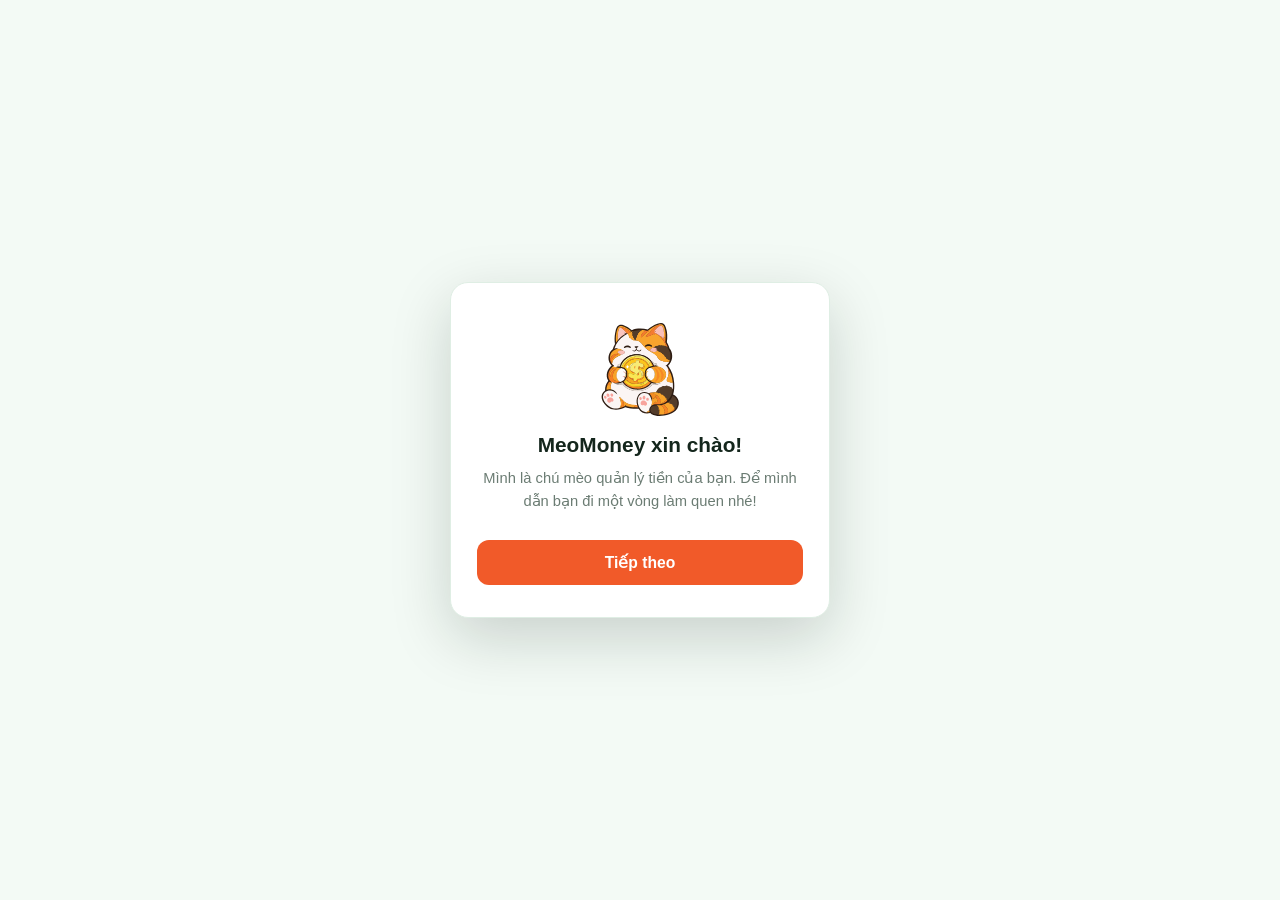
<file: index.html>
<!DOCTYPE html>
<html lang="vi">
<head>
<meta charset="UTF-8">
<meta name="viewport" content="width=device-width, initial-scale=1.0, viewport-fit=cover">
<meta name="theme-color" content="#f15a29">
<title>memoney</title>
<link rel="manifest" href="manifest.json">
<link rel="icon" href="icons/icon.svg" type="image/svg+xml">
<link rel="icon" href="icons/favicon-32.png" type="image/png" sizes="32x32">
<link rel="apple-touch-icon" href="icons/apple-touch-icon.png">
<meta name="apple-mobile-web-app-capable" content="yes">
<meta name="mobile-web-app-capable" content="yes">
<meta name="apple-mobile-web-app-status-bar-style" content="black-translucent">
<meta name="apple-mobile-web-app-title" content="MeoMoney">
<link rel="stylesheet" href="style.css">
</head>
<body>

<div class="app">

  <header class="topbar">
    <div class="brand">
      <span class="brand-icon">
        <svg viewBox="0 0 595.28 252.64" xmlns="http://www.w3.org/2000/svg"><path fill="#f15a29" d="M123.48,167.62c-.05-.36-.11-.71-.15-1.06-.91-1.26-2.26-2.22-3.71-2.35-4.54-.39-7.14,4.81-6.15,8.76.27,1.11.65,2.28,2.01,2,.58-.11,1.58-.82,2.27-1.08.86-.32,1.81-.62,2.7-.83,1.75-.42,3.04-.2,3.69-.82-.19-1.46-.41-3-.66-4.62ZM158.4,169.56c-.81-4.16-5.03-6.71-8.3-4.63-.3,2.89-.54,5.49-.71,7.81,1.05.2,2.23.37,2.72.5.89.25,1.75.61,2.6.94.79.3,1.6,1.06,2.48.8,1.35-.4,1.43-4.26,1.21-5.42ZM179.38,81.08c-1.5-7.04-6.86-10.55-16.08-10.55-3.58,0-6.89.75-9.94,2.25-3.75,1.9-5.8,7.6-5.8,7.6,0,0-2.16,5.59-3.2,8.3-1.67,3.23-4.09,4.96-7.26,5.19-2.82-.23-5.07-1.76-6.74-4.58-.12-.12-3.37-8.04-3.37-8.04,0,0-2.08-7.03-5.88-9.17-3.17-1.9-6.89-2.85-11.16-2.85-3.97,0-7.43.78-10.37,2.34-3.69,2.01-5.65,4.84-5.88,8.47-2.59,8.64-3.89,25.24-3.89,49.8,0,31.87,1.64,51.87,4.93,60,1.78,4.49,6.57,6.74,14.35,6.74,2.52,0,4.77-.26,6.76-.79-3.6-1.65-6.86-3.86-9.52-6.75-1.75.48-3.57,1.26-5.31,1.7-1.16.29-2.48.1-2.21-1.44.25-1.41,4.46-1.91,5.7-2.52.14-.08.34.02.21-.3-.11-.31-.56-.85-.76-1.29-.34-.76-.68-1.56-.9-2.36-1.43.07-5.26,1.52-6.34.66-.85-.67-.61-1.87.34-2.29.77-.34,5.08-.78,5.26-.98l-.45-3.74c-1.31-.74-6.08-.04-5.85-2.27.24-2.27,4.34-.66,5.74-.51.06-6.08,2.24-11.81,5.74-16.7.73-6.4,1.6-22.63,6.94-26.76,2.4-1.86,4.81-.31,6.79,1.37,3.97,3.39,7.06,8.3,9.86,12.67.52.43,1.36,0,2.04-.01,2.72-.05,5.47-.04,8.17.17,2.99-4.26,5.9-9.24,9.91-12.63,2.07-1.76,4.57-3.52,7.07-1.49,4.51,3.66,6.1,18.04,6.61,23.74.08.9-.11,1.84.05,2.74.17,1.03,2.29,3.97,2.9,5.29,1.7,3.63,2.77,7.77,2.64,11.8l6.06-.94c1.73.03,1.92,2.2.46,2.72-.95.33-6.19.7-6.49,1.05-.11.12-.53,3.2-.41,3.31l7.07,1.23c1.47,1.23.63,2.61-1.2,2.5-1.17-.08-5.89-1.3-6.49-1.1-.7.99-.84,2.4-1.6,3.43.03.4,5.94,1.83,6.76,2.35,1.27.8.6,2.55-.86,2.55l-7.47-2.35c-2.56,3.02-5.74,5.27-9.27,6.92,2.06.8,4.43,1.19,7.12,1.19,3.17,0,6.2-.66,9.08-1.98,3.4-1.62,5.45-3.81,6.14-6.58,2.94-10.83,4.41-27.46,4.41-49.88,0-24.55-1.47-43.63-4.41-57.23Z"/><path fill="#f15a29" d="M216.26,144.36c9.6.49,14.11,6.43,13.52,17.82-1.71,7.69-5.94,11.36-12.7,11.01-1.2-.06-2.97-.4-5.32-1.01-2.35-.61-4.06-.94-5.15-1-.39-.02-.67.02-.85.12-1.01.54-1.54,1.35-1.59,2.44-.05.98.26,1.9.93,2.75.67.86,1.48,1.46,2.45,1.78,4.4,1.43,7.08,2.17,8.03,2.22,2.46.13,4.89-.49,7.31-1.85,1.05-.39,2.1-.56,3.13-.51,1.73.09,3.07.74,4.03,1.95.96,1.21,1.31,2.68,1.05,4.4-.45,3.31-1.34,5.71-2.68,7.21-1.34,1.5-3.9,2.93-7.69,4.31-2.56.9-5.17,1.29-7.82,1.15-1.93-.1-4.69-.68-8.3-1.73-4.82-2.09-7.48-3.29-8-3.6-1.71-1.07-3.51-2.8-5.4-5.19-3.28-4.22-4.74-9.86-4.38-16.89.09-1.7.45-3.78,1.08-6.24,2.93-11.18,8.5-17.48,16.71-18.91,3.28-.17,5.96-.22,8.02-.17,2.3-.05,3.5-.07,3.61-.07ZM208.74,159.99c.89.65,1.88,1,2.97,1.06,1,.05,1.98-.2,2.93-.75.95-.55,1.45-1.33,1.5-2.34s-.37-1.87-1.26-2.52c-.89-.65-1.84-1-2.84-1.05-1.09-.06-2.11.19-3.06.75-.95.55-1.45,1.35-1.51,2.38s.37,1.83,1.26,2.48Z"/><path fill="#f15a29" d="M264.49,148.65c4.94,3.25,8.96,9.27,12.08,18.06,1.42,6.9,1.93,11.86,1.54,14.9-.49,3.59-2.43,7.2-5.84,10.83-4.93,2.5-9.35,4.11-13.24,4.85-4.2.8-8.23.7-12.08-.27-3.69-2.49-6.42-5.02-8.22-7.59-1.8-2.58-3.1-6-3.91-10.29-.4-2.11-.7-4.59-.89-7.42.55-6.73,1.17-11.47,1.87-14.22,1.41-5.47,3.91-9.3,7.51-11.49,8.9-1.68,15.96-.8,21.19,2.64ZM255.97,177.78c4.56-.86,6.31-4.08,5.25-9.65-.36-1.92-1.7-3.25-4-3.98-1.99-.59-3.95-.65-5.88-.17-1.01.25-1.77,1.76-2.3,4.53-.45,2.3-.57,4.13-.37,5.49.46,3.35,2.89,4.61,7.29,3.78Z"/><path fill="#f15a29" d="M283.5,192.97c-2.08-5.15-3.13-17.83-3.13-38.04,0-15.57.82-26.09,2.47-31.58.15-2.3,1.39-4.09,3.73-5.37,1.86-.99,4.06-1.48,6.58-1.48,2.7,0,5.06.6,7.07,1.81,2.41,1.35,3.65,3.29,3.73,5.81,1.35,3.33,2.06,5.02,2.14,5.1,1.06,1.79,2.49,2.76,4.28,2.91,2.01-.15,3.54-1.24,4.6-3.29.66-1.72,1.33-3.47,2.03-5.26.07-2.01,1.3-3.62,3.67-4.82,1.94-.95,4.04-1.43,6.3-1.43,5.85,0,9.25,2.23,10.2,6.69,1.86,8.63,2.8,20.72,2.8,36.29,0,14.22-.93,24.76-2.8,31.63-.44,1.75-1.74,3.14-3.89,4.17-1.83.84-3.75,1.26-5.76,1.26-4.28,0-7.31-1.57-9.1-4.71-.37-1.13-.55-2.78-.55-4.93,0-2.34.25-5.87.74-10.58.49-4.71.74-8.22.74-10.53,0-3.69-.64-5.61-1.92-5.76-.44,0-.93.79-1.48,2.36-.58,1.94-1.15,3.33-1.7,4.17-.95,1.5-2.36,2.25-4.22,2.25-2.05,0-3.57-1.46-4.58-4.39-1.01-2.92-1.76-4.38-2.27-4.38-1.72.44-2.58,2.72-2.58,6.85,0,2.49.37,6.21,1.12,11.18.75,4.97,1.12,8.7,1.12,11.18,0,1.17-.13,2.03-.38,2.58-1.72,3.07-5.01,4.6-9.87,4.6s-7.97-1.43-9.1-4.28Z"/><path fill="#f15a29" d="M377.29,150.56c4.25,4.11,7.08,10.77,8.51,19.99.11,7.04-.31,12.02-1.26,14.92-1.15,3.44-3.73,6.62-7.75,9.56-5.31,1.54-9.95,2.3-13.92,2.3-4.28,0-8.21-.84-11.82-2.51-3.16-3.13-5.38-6.13-6.66-8.99s-1.93-6.48-1.93-10.83c0-2.15.17-4.64.5-7.46,1.79-6.51,3.28-11.05,4.48-13.62,2.4-5.11,5.58-8.41,9.51-9.89,9.05,0,15.83,2.18,20.33,6.54ZM363.5,177.59c4.64,0,6.96-2.84,6.96-8.51,0-1.96-1.06-3.51-3.19-4.65-1.84-.95-3.76-1.37-5.74-1.26-1.03.06-2.07,1.4-3.1,4.02-.87,2.18-1.33,3.96-1.38,5.32-.17,3.38,1.98,5.07,6.46,5.07Z"/><path fill="#f15a29" d="M407.04,194.34c.06,2.24-2.46,3.35-7.54,3.35s-7.92-1.03-8.26-3.1c-1.26-7.43-1.89-16.39-1.89-26.87s.66-17.34,1.97-20.08c.81-2.46,2.85-3.69,6.12-3.69,1.43,0,2.71.28,3.86.84,1.42.7,2.19,1.68,2.31,2.93,0,.75.06,1.21.17,1.38.17.33.6.53,1.3.59,1.2.11,2.26-.27,3.19-1.13,1.06-1.06,2.24-1.86,3.52-2.39,2.15-.92,4.34-1.38,6.58-1.38,4.19,0,7.82,1.39,10.88,4.17s4.56,6.22,4.51,10.33c.45,4.02.67,8.63.67,13.83,0,10.25-.69,17.7-2.05,22.34-.87,1.59-3.38,2.39-7.54,2.39-3.77,0-5.9-.95-6.37-2.85-.5-.56-.75-2.42-.75-5.57,0-1.31.04-3.3.13-5.95.08-2.65.13-4.64.13-5.95,0-9.11-1.4-13.44-4.19-12.99-.59.14-2.08.43-4.49.88-1.42.28-2.28,1.48-2.56,3.6-.11.56-.17,2.19-.17,4.9,0-.98.17,5.83.5,20.41Z"/><path fill="#f15a29" d="M466.04,144.04c9.61,0,14.42,5.7,14.42,17.1-1.31,7.77-5.35,11.65-12.11,11.65-1.2,0-2.99-.24-5.36-.73-2.38-.49-4.11-.73-5.2-.73-.39,0-.67.06-.84.17-.98.59-1.47,1.42-1.47,2.51,0,.98.36,1.88,1.07,2.7.71.83,1.56,1.38,2.54,1.66,4.47,1.2,7.18,1.8,8.13,1.8,2.46,0,4.86-.74,7.21-2.22,1.03-.45,2.07-.67,3.1-.67,1.73,0,3.11.58,4.13,1.74,1.02,1.16,1.45,2.61,1.28,4.34-.28,3.33-1.05,5.77-2.31,7.33-1.26,1.57-3.74,3.13-7.46,4.7-2.51,1.03-5.1,1.55-7.75,1.55-1.93,0-4.72-.43-8.38-1.3-4.92-1.84-7.64-2.91-8.17-3.19-1.76-.98-3.65-2.61-5.66-4.9-3.49-4.05-5.24-9.6-5.24-16.64,0-1.7.25-3.8.75-6.29,2.35-11.32,7.59-17.9,15.72-19.74,3.27-.33,5.94-.53,8.01-.59,2.29-.17,3.49-.25,3.6-.25ZM459.34,160.03c.92.6,1.93.9,3.02.9,1.01,0,1.97-.3,2.89-.9.92-.6,1.38-1.4,1.38-2.41s-.46-1.85-1.38-2.45c-.92-.6-1.89-.9-2.89-.9-1.09,0-2.1.3-3.02.9-.92.6-1.38,1.42-1.38,2.45s.46,1.81,1.38,2.41Z"/><path fill="#f15a29" d="M482.97,149.2c0-1.79,1.4-3.16,4.19-4.11,2.12-.7,4.28-1.05,6.46-1.05,4.41,0,6.76,1.06,7.04,3.19.45,3.13.91,5.9,1.38,8.3.61,3.33,1.9,5.2,3.86,5.62,2.07,0,3.44-1.75,4.11-5.24.28-1.9.77-4.74,1.47-8.51.56-2.01,3.07-3.02,7.54-3.02,2.23,0,4.21.41,5.91,1.22,2.35,1.03,3.46,2.51,3.35,4.44-.17,3.21-1.13,7.06-2.89,11.53-1.42,3.61-3.8,8.63-7.12,15.09-1.96,3.77-4.9,9.42-8.84,16.93-4.92,8.91-9.45,13.26-13.58,13.04-3.72-.17-6.55-1.23-8.51-3.19-1.26-1.26-1.89-2.43-1.89-3.52,0-2.63,2.47-7.57,7.42-14.84,3.46-5.14,5.2-8.03,5.2-8.68,0-.22-.11-.39-.33-.5-5.14-1.9-9.05-6.08-11.74-12.53-2.01-4.81-3.02-9.53-3.02-14.17Z"/><path fill="#f15a29" d="M124.55,169.52c.17,1.55.02,2.31-.41,2.72-.65.62-1.94.4-3.69.82-.89.21-1.84.51-2.7.83-.69.26-1.69.97-2.27,1.08-1.36.28-1.74-.89-2.01-2-.99-3.95,1.61-9.15,6.15-8.76,1.45.13,2.8,1.09,3.71,2.35.67.9,1.11,1.96,1.22,2.96Z"/><path fill="#f15a29" d="M144.22,188.18c-2.24,1.57-5,2.64-7.73,2.89-3.03.27-7.03-.28-9.6-2.03-1.73-1.18-.78-3.32,1.05-2.91.45.1,1.45.87,2.06,1.12,4.24,1.74,9.74.87,13.25-2.09,1.02-.87,2.03-2.92,3.5-2.19,2.6,1.31-1.34,4.39-2.53,5.21Z"/><path fill="#f15a29" d="M157.19,174.98c-.88.26-1.69-.5-2.48-.8-.85-.33-1.71-.69-2.6-.94-.49-.13-1.67-.3-2.72-.5-.95-.18-1.79-.38-1.94-.6-.84-1.19.16-4.42.97-5.57.51-.72,1.08-1.26,1.68-1.64,3.27-2.08,7.49.47,8.3,4.63.22,1.16.14,5.02-1.21,5.42Z"/><circle fill="#f15a29" cx="255.79" cy="172.97" r="18.6"/><circle fill="#f15a29" cx="364.66" cy="172.97" r="18.6"/><text fill="#fff" font-family="UTM-Cookies, 'UTM Cookies'" font-size="41.01" transform="translate(247.11 190.83) rotate(-16.45)"><tspan x="0" y="0">$</tspan></text><text fill="#fff" font-family="UTM-Cookies, 'UTM Cookies'" font-size="41.01" transform="translate(350.54 186.22) rotate(7.66)"><tspan x="0" y="0">$</tspan></text></svg>
      </span>
    </div>
    <div class="home-tabs" id="homeTabs">
      <button type="button" class="home-tab active" data-hometab="situation" data-i18n="hometab.situation">Tình hình</button>
      <button type="button" class="home-tab" data-hometab="formula" data-i18n="hometab.formula">Công thức</button>
    </div>
    <button type="button" id="upgradeBtn" class="upgrade-btn" data-i18n-aria="upgradeBtn.aria" aria-label="Nâng cấp tài khoản">
      <svg viewBox="0 0 24 24" fill="none" stroke="currentColor" stroke-width="2" stroke-linecap="round" stroke-linejoin="round"><path d="M6 3h12l4 6-10 12L2 9z"/><path d="M2 9h20M12 3l-3 6 3 12 3-12z"/></svg>
    </button>
  </header>

  <main class="content" id="homeView">

    <div id="situationTab">
      <section class="health-card" id="healthCard">
        <div class="health-card-inner" id="healthCardInner">
          <div class="health-card-face health-card-front">
            <button type="button" class="health-share-btn" id="healthShareBtn" data-i18n-aria="health.share.aria" aria-label="Chia sẻ thẻ sức khỏe tài chính">
              <svg viewBox="0 0 24 24" fill="none" stroke="currentColor" stroke-width="2" stroke-linecap="round" stroke-linejoin="round"><circle cx="18" cy="5" r="3"/><circle cx="6" cy="12" r="3"/><circle cx="18" cy="19" r="3"/><path d="M8.6 13.5l6.8 4M15.4 6.5l-6.8 4"/></svg>
            </button>
            <div class="health-top">
              <span class="health-label" data-i18n="health.label">Sức khỏe tài chính</span>
              <span class="health-badge" id="healthBadge" data-i18n="health.badge" hidden>🏆 Kỷ lục mới</span>
            </div>
            <div class="health-pct" id="healthPct">0%</div>
            <div class="health-bar-track">
              <div class="health-bar-fill" id="healthBarFill" style="width:0%"></div>
            </div>
            <div class="health-meta">
              <div class="health-meta-item">
                <span class="health-meta-label" data-i18n="health.current">Hiện tại</span>
                <span class="health-meta-value" id="healthCurrent">0 ₫</span>
              </div>
              <div class="health-meta-item align-right">
                <span class="health-meta-label" data-i18n="health.record">Kỷ lục</span>
                <span class="health-meta-value" id="healthRecord">0 ₫</span>
              </div>
            </div>
          </div>
          <div class="health-card-face health-card-back">
            <span class="health-back-emoji">🚀</span>
            <p class="health-back-text" data-i18n="health.back.text">Thanh Sức khỏe Tài chính giúp biểu thị tình trạng tài chính hiện tại so với tổng số tiền kỷ lục của bạn</p>
            <p class="health-back-tagline" data-i18n="health.back.tagline">"Liên tục tiến lên"</p>
          </div>
        </div>
      </section>

      <section class="dash-grid">
        <div class="dash-card js-nav-stats">
          <div class="dash-label" data-i18n="dash.totalAssets">Tổng tài sản</div>
          <div class="dash-value js-total-assets">0 ₫</div>
        </div>
        <div class="dash-card js-nav-stats">
          <div class="dash-row-top">
            <div class="dash-label" data-i18n="dash.today">Hôm nay</div>
            <span class="dash-growth js-today-growth" hidden>0%</span>
          </div>
          <div class="dash-value js-today-change">0 ₫</div>
        </div>
      </section>
    </div>

    <div id="formulaTab" hidden>
      <section class="dash-grid">
        <div class="dash-card js-nav-stats">
          <div class="dash-label" data-i18n="dash.totalAssets">Tổng tài sản</div>
          <div class="dash-value js-total-assets">0 ₫</div>
        </div>
        <div class="dash-card js-nav-stats">
          <div class="dash-row-top">
            <div class="dash-label" data-i18n="dash.today">Hôm nay</div>
            <span class="dash-growth js-today-growth" hidden>0%</span>
          </div>
          <div class="dash-value js-today-change">0 ₫</div>
        </div>
      </section>

      <div class="panel formula-hub" id="bucketPanel">
        <div class="formula-select" id="formulaSelect">
          <button type="button" class="formula-trigger" id="formulaTrigger">
            <span class="formula-trigger-icon" id="formulaTriggerIcon">🧮</span>
            <span class="formula-trigger-text">
              <span class="formula-trigger-name" id="formulaTriggerName" data-i18n="formula.trigger.name">Chọn công thức</span>
              <span class="formula-trigger-desc" id="formulaTriggerDesc" data-i18n="formula.trigger.desc">Nhấn để xem các công thức chia tiền</span>
            </span>
            <span class="formula-trigger-chevron">
              <svg viewBox="0 0 24 24" fill="none" stroke="currentColor" stroke-width="2" stroke-linecap="round" stroke-linejoin="round"><path d="m6 9 6 6 6-6"/></svg>
            </span>
          </button>
          <div class="formula-pills" id="formulaPicker">
          <button type="button" class="formula-pill" data-formula="jars6">
            <span class="formula-pill-icon">🫙</span>
            <span class="formula-pill-text">
              <span class="formula-pill-name" data-i18n="formula.name.jars6">6 Chiếc Lọ</span>
              <span class="formula-pill-desc">55/10/10/10/10/5</span>
            </span>
          </button>
          <button type="button" class="formula-pill" data-formula="plan503020">
            <span class="formula-pill-icon">📊</span>
            <span class="formula-pill-text">
              <span class="formula-pill-name" data-i18n="formula.name.plan503020">50/30/20</span>
              <span class="formula-pill-desc"><span data-i18n="bucket.plan503020.need">Thiết yếu</span> · <span data-i18n="bucket.plan503020.want">Hưởng thụ</span> · <span data-i18n="formula.plan503020.pillDesc.save">Tiết kiệm</span></span>
            </span>
          </button>
          <button type="button" class="formula-pill" data-formula="babylon">
            <span class="formula-pill-icon">🏛️</span>
            <span class="formula-pill-text">
              <span class="formula-pill-name" data-i18n="formula.name.babylon">Babylon</span>
              <span class="formula-pill-desc">90/10</span>
            </span>
          </button>
          <button type="button" class="formula-pill formula-pill-custom" data-formula="custom">
            <span class="formula-pill-icon">✨</span>
            <span class="formula-pill-text">
              <span class="formula-pill-name" data-i18n="formula.name.custom">Tự quyết</span>
              <span class="formula-pill-desc" id="customFormulaDesc" data-i18n="formula.customRatio">Tự đặt tỉ lệ</span>
            </span>
            <span class="formula-pill-edit" id="customFormulaEdit" data-i18n-title="formula.custom.editTitle" title="Chỉnh sửa">
              <svg viewBox="0 0 24 24" fill="none" stroke="currentColor" stroke-width="2" stroke-linecap="round" stroke-linejoin="round"><path d="M17 3a2.85 2.83 0 1 1 4 4L7.5 20.5 2 22l1.5-5.5z"/></svg>
            </span>
          </button>
          </div>
        </div>

        <div class="bucket-list-label" id="bucketPanelTitle" data-i18n="formula.bucketPanelTitle">Chia tiền theo công thức</div>
        <div id="bucketList" class="bucket-list"></div>
        <div id="bucketEmpty" class="empty-state" data-i18n="formula.bucketEmpty">Chọn một công thức bên trên để bắt đầu chia tiền quan sát chi tiêu.</div>
        <p class="bucket-note" data-i18n="formula.bucketNote">Bảng này chỉ mang tính quan sát, giúp bạn ước lượng chi tiêu theo công thức đã chọn.</p>
      </div>
    </div>

    <div class="panel list-panel">
      <div class="panel-header">
        <h2 data-i18n="tx.history">Lịch sử giao dịch</h2>
        <div class="filter-chips" id="filterChips">
          <button class="chip active" data-filter="all" data-i18n="tx.filter.all">Tất cả</button>
          <button class="chip" data-filter="income" data-i18n="tx.filter.income">Thu</button>
          <button class="chip" data-filter="expense" data-i18n="tx.filter.expense">Chi</button>
        </div>
      </div>
      <ul id="transactionList" class="transaction-list"></ul>
      <div id="listEmpty" class="empty-state" hidden>
        <span class="empty-state-icon"><img src="empty-state.svg" alt="" loading="lazy"></span>
        <span data-i18n="tx.empty">Chưa có giao dịch nào</span>
      </div>
    </div>
  </main>

  <section class="content" id="statsView" hidden>

    <div class="stats-month-picker">
      <button id="prevMonth" type="button" class="month-nav-btn" data-i18n-aria="stats.prevMonth.aria" aria-label="Tháng trước">
        <svg viewBox="0 0 24 24" fill="none" stroke="currentColor" stroke-width="2.4" stroke-linecap="round" stroke-linejoin="round"><path d="m15 18-6-6 6-6"/></svg>
      </button>
      <label class="month-label-wrap">
        <span class="month-label-text" id="monthLabelText">Tháng 7 · 2026</span>
        <input type="month" id="monthInput" class="month-input-overlay">
      </label>
      <button id="nextMonth" type="button" class="month-nav-btn" data-i18n-aria="stats.nextMonth.aria" aria-label="Tháng sau">
        <svg viewBox="0 0 24 24" fill="none" stroke="currentColor" stroke-width="2.4" stroke-linecap="round" stroke-linejoin="round"><path d="m9 18 6-6-6-6"/></svg>
      </button>
    </div>

    <div class="stats-summary-row">
      <div class="stats-summary-item">
        <span class="stats-summary-value income" id="totalIncome">0 ₫</span>
        <span class="stats-summary-tag" data-i18n="stats.income">Thu</span>
      </div>
      <div class="stats-summary-item">
        <span class="stats-summary-value expense" id="totalExpense">0 ₫</span>
        <span class="stats-summary-tag" data-i18n="stats.expense">Chi</span>
      </div>
      <div class="stats-summary-item">
        <span class="stats-summary-value" id="totalBalance">0 ₫</span>
        <span class="stats-summary-tag" data-i18n="stats.balance">Dư</span>
      </div>
    </div>

    <div class="panel trend-panel">
      <div class="trend-head">
        <span class="trend-head-value" id="trendHeadValue">0 ₫</span>
        <span class="trend-head-sub" id="trendHeadSub" hidden>0%</span>
      </div>
      <div class="trend-canvas-wrap">
        <canvas id="trendChart"></canvas>
        <div id="trendTooltip" class="trend-tooltip" hidden></div>
      </div>
      <div id="trendEmpty" class="empty-state" hidden>
        <span class="empty-state-icon"><img src="empty-state.svg" alt="" loading="lazy"></span>
        <span data-i18n="stats.noData">Chưa có dữ liệu</span>
      </div>
    </div>

    <div class="panel donut-panel">
      <div class="donut-switch" id="donutSwitch">
        <button type="button" class="donut-switch-btn active" data-donut="expense" data-i18n="stats.expense">Chi</button>
        <button type="button" class="donut-switch-btn" data-donut="income" data-i18n="stats.income">Thu</button>
        <span class="donut-switch-thumb"></span>
      </div>
      <div class="chart-wrap">
        <canvas id="categoryChart"></canvas>
        <div id="chartEmpty" class="empty-state" hidden>
          <span class="empty-state-icon"><img src="empty-state.svg" alt="" loading="lazy"></span>
          <span data-i18n="stats.noData">Chưa có dữ liệu</span>
        </div>
      </div>
      <ul id="chartLegend" class="chart-legend"></ul>
    </div>

  </section>

  <section class="content" id="settingsView" hidden>
    <div class="panel settings-panel">
      <div class="panel-header"><h2 data-i18n="settings.title">Cài đặt</h2></div>

      <button type="button" id="premiumStatusRow" class="setting-row setting-row-clickable">
        <div class="setting-text">
          <div class="setting-title" id="premiumStatusTitle">Gói Miễn phí</div>
          <div class="setting-desc" id="premiumStatusDesc">Đã dùng 0/50 lượt nhập</div>
        </div>
        <svg class="setting-arrow" viewBox="0 0 24 24" fill="none" stroke="currentColor" stroke-width="2" stroke-linecap="round" stroke-linejoin="round"><path d="m9 18 6-6-6-6"/></svg>
      </button>

      <div class="setting-block">
        <div class="setting-title" data-i18n="settings.theme">Tông màu chủ đạo</div>
        <div class="theme-swatches" id="themeSwatches"></div>
      </div>

      <div class="setting-block">
        <div class="setting-title" data-i18n="settings.language">Ngôn ngữ</div>
        <div class="pill-options js-lang-options" id="languageOptions">
          <button type="button" class="pill-option active" data-lang="vi" data-i18n="settings.lang.vi">Tiếng Việt</button>
          <button type="button" class="pill-option" data-lang="en" data-i18n="settings.lang.en">English</button>
        </div>
      </div>

      <div class="setting-block">
        <div class="setting-title" data-i18n="settings.currency">Đơn vị tiền tệ</div>
        <div class="setting-desc" data-i18n="settings.currency.desc">Chỉ đổi ký hiệu hiển thị, không quy đổi theo tỷ giá thật</div>
        <div class="pill-options" id="currencyOptions"></div>
      </div>

      <div class="setting-row">
        <div class="setting-text">
          <div class="setting-title" data-i18n="settings.sound">Âm bàn phím</div>
          <div class="setting-desc" data-i18n="settings.sound.desc">Tiếng gõ khi nhập số tiền</div>
        </div>
        <label class="switch">
          <input type="checkbox" id="soundToggle" checked>
          <span class="switch-track"></span>
        </label>
      </div>

      <div class="setting-row">
        <div class="setting-text">
          <div class="setting-title" data-i18n="settings.noteOnAdd">Ghi chú khi thêm nhanh</div>
          <div class="setting-desc" data-i18n="settings.noteOnAdd.desc">Hiện ô ghi chú ngay trên bàn phím</div>
        </div>
        <label class="switch">
          <input type="checkbox" id="noteToggle">
          <span class="switch-track"></span>
        </label>
      </div>

      <div class="setting-row">
        <div class="setting-text">
          <div class="setting-title" data-i18n="settings.quickNote">Ghi chú nhanh</div>
          <div class="setting-desc" data-i18n="settings.quickNote.desc">Chạm 1 nút là ghi ngay khoản chi với số tiền &amp; mục đã đặt sẵn</div>
        </div>
        <label class="switch">
          <input type="checkbox" id="quickNoteToggle">
          <span class="switch-track"></span>
        </label>
      </div>

      <button type="button" id="openQuickNotesBtn" class="setting-row setting-row-clickable">
        <div class="setting-text">
          <div class="setting-title" data-i18n="settings.manageQuickNotes">Quản lý ghi chú nhanh</div>
          <div class="setting-desc" data-i18n="settings.manageQuickNotes.desc">Thêm/xóa các ghi chú thường dùng</div>
        </div>
        <svg class="setting-arrow" viewBox="0 0 24 24" fill="none" stroke="currentColor" stroke-width="2" stroke-linecap="round" stroke-linejoin="round"><path d="m9 18 6-6-6-6"/></svg>
      </button>

      <button type="button" id="openIncomeCatBtn" class="setting-row setting-row-clickable">
        <div class="setting-text">
          <div class="setting-title" data-i18n="settings.incomeCats">Mục thu nhập</div>
          <div class="setting-desc" data-i18n="settings.incomeCats.desc">Thêm danh mục thu nhập của riêng bạn</div>
        </div>
        <svg class="setting-arrow" viewBox="0 0 24 24" fill="none" stroke="currentColor" stroke-width="2" stroke-linecap="round" stroke-linejoin="round"><path d="m9 18 6-6-6-6"/></svg>
      </button>

      <div class="setting-block">
        <div class="setting-title" data-i18n="settings.initialBalance">Tổng tiền hiện có</div>
        <div class="setting-desc" data-i18n="settings.initialBalance.desc">Nhập đúng số tiền bạn đang có — hệ thống sẽ chia lại ngay vào các lọ theo công thức đang chọn</div>
        <button type="button" id="initialBalanceDisplay" class="setting-amount-input-full setting-amount-btn">0 ₫</button>
      </div>

      <div class="setting-block">
        <div class="setting-title" data-i18n="settings.startDate">Ngày bắt đầu</div>
        <div class="setting-desc" data-i18n="settings.startDate.desc">Ngày bạn bắt đầu dùng memoney (tự động ghi nhận, không thể chỉnh sửa)</div>
        <div class="setting-static-value" id="startDateDisplay">—</div>
      </div>

      <div class="setting-block">
        <div class="setting-title" data-i18n="settings.referral">Mã giới thiệu của bạn</div>
        <div class="setting-desc" data-i18n="settings.referral.desc">Gửi mã này cho người đã mời bạn để họ nhập vào sự kiện đua top giới thiệu.</div>
        <button type="button" id="referralCodeBtn" class="referral-code-btn">
          <span id="referralCodeValue" class="referral-code-value">------</span>
          <span class="referral-code-copy" data-i18n="settings.referral.copy">Chạm để sao chép</span>
        </button>
      </div>

      <div class="setting-row">
        <div class="setting-text">
          <div class="setting-title" data-i18n="settings.yourData">Dữ liệu của bạn</div>
          <div class="setting-desc" data-i18n="settings.yourData.desc">Lưu cục bộ trên máy này, không cần tài khoản, không cần mạng 🔒</div>
        </div>
      </div>

      <div class="setting-block">
        <div class="setting-title" data-i18n="settings.backup">Sao lưu &amp; khôi phục</div>
        <div class="setting-desc" data-i18n="settings.backup.desc">Xuất ra 1 file rồi tự lưu vào Google Drive/iCloud của bạn. Khi đổi máy hoặc lỡ mất dữ liệu, chỉ cần nhập lại file này.</div>
        <div class="backup-actions">
          <button type="button" id="exportDataBtn" class="btn btn-secondary" data-i18n="settings.export">Xuất dữ liệu</button>
          <button type="button" id="importDataBtn" class="btn btn-secondary" data-i18n="settings.import">Nhập dữ liệu</button>
        </div>
        <input type="file" id="importDataFile" accept="application/json" hidden>
      </div>

      <button type="button" id="clearDataBtn" class="btn btn-danger-full" data-i18n="settings.clearData">Xóa toàn bộ dữ liệu</button>

      <button type="button" id="shareAppBtn" class="btn btn-secondary settings-btn" data-i18n="settings.shareApp">Chia sẻ ứng dụng</button>
    </div>
  </section>

  <section class="content" id="goalsView" hidden>
    <div id="goalEmpty" class="empty-state">
      <span class="empty-state-icon"><img src="empty-state.svg" alt="" loading="lazy"></span>
      <span data-i18n="goals.empty">Chưa có mục tiêu nào</span>
    </div>

    <div id="goalActive" class="panel goal-active-panel" hidden>
      <div class="goal-name-hero" id="goalNameHero"></div>
      <p class="goal-pledge-display" id="goalPledgeDisplay"></p>

      <div class="goal-progress">
        <div class="goal-progress-head">
          <span class="goal-progress-label" data-i18n="goals.progress">Tiến độ tiết kiệm</span>
          <span class="goal-progress-pct" id="goalProgressPct">0%</span>
        </div>
        <div class="goal-progress-track">
          <div class="goal-progress-fill" id="goalProgressFill"></div>
        </div>
        <div class="goal-progress-amounts">
          <span id="goalCurrentAmount">0 ₫</span>
          <span class="goal-progress-sep">/</span>
          <span id="goalTargetAmount">0 ₫</span>
        </div>
      </div>

      <div class="goal-timeline" id="goalTimeline">
        <div class="goal-timeline-track">
          <div class="goal-timeline-fill" id="goalTimelineFill"></div>
          <div class="goal-timeline-today" id="goalTimelineToday"></div>
        </div>
        <div class="goal-timeline-dots" id="goalTimelineDots"></div>
      </div>

      <button type="button" id="goalCancelBtn" class="btn btn-danger goal-cancel-btn" data-i18n="goals.cancel">Từ bỏ mục tiêu</button>
    </div>

    <button type="button" id="addGoalBtn" class="btn btn-primary goals-add-btn" data-i18n="goals.add">+ Đặt mục tiêu mới</button>
  </section>

</div>

<nav class="bottom-nav">
  <div class="nav-side">
    <button id="navHome" class="nav-btn active" data-view="home" data-i18n-aria="nav.home.aria" aria-label="Trang chủ">
      <svg viewBox="0 0 24 24" fill="none" stroke="currentColor" stroke-width="2" stroke-linecap="round" stroke-linejoin="round"><path d="M3 11.5 12 4l9 7.5"/><path d="M5.5 10v9a1 1 0 0 0 1 1H9v-6h6v6h2.5a1 1 0 0 0 1-1v-9"/></svg>
    </button>
    <button id="navStats" class="nav-btn" data-view="stats" data-i18n-aria="nav.stats.aria" aria-label="Thống kê">
      <svg viewBox="0 0 24 24" fill="none" stroke="currentColor" stroke-width="2" stroke-linecap="round" stroke-linejoin="round"><line x1="18" y1="20" x2="18" y2="10"/><line x1="12" y1="20" x2="12" y2="4"/><line x1="6" y1="20" x2="6" y2="14"/></svg>
    </button>
  </div>
  <button id="addBtn" class="nav-add" data-i18n-aria="tx.modalTitle.add" aria-label="Thêm giao dịch">
    <svg viewBox="0 0 19.91 19.91">
      <path fill="currentColor" d="M15.22,5.6c-.19-.05-.39-.08-.6-.08-.14,0-.27.01-.4.04-.02-.33-.08-.65-.19-.94-.29-.78-.88-1.35-1.62-1.55-.19-.05-.39-.08-.6-.08-.67,0-1.31.3-1.82.79-.5-.5-1.14-.8-1.82-.8-.19,0-.37.02-.56.07-1.02.26-1.7,1.17-1.84,2.3-.15-.03-.31-.05-.47-.05-.19,0-.37.02-.56.07-1.42.36-2.19,1.98-1.75,3.69.3,1.16,1.08,2.04,2.02,2.35-.14.39-.22.81-.22,1.24,0,2.36,2.3,4.28,5.12,4.28s5.12-1.92,5.12-4.28c0-.36-.06-.7-.16-1.03.93-.3,1.71-1.16,2.02-2.29.47-1.7-.27-3.33-1.68-3.72Z"/>
      <ellipse fill="#fff" cx="8.4" cy="6.1" rx="1.4" ry="1.93" transform="translate(-1.25 2.26) rotate(-14.31)"/>
      <ellipse fill="#fff" cx="5.53" cy="8.42" rx="1.4" ry="1.93" transform="translate(-1.91 1.63) rotate(-14.31)"/>
      <path fill="#fff" d="M9.92,15.72c-2.16,0-3.92-1.38-3.92-3.08,0-1.7,1.75-3.08,3.92-3.08s3.92,1.38,3.92,3.08-1.75,3.08-3.92,3.08Z"/>
      <ellipse fill="#fff" cx="11.58" cy="6.1" rx="1.93" ry="1.4" transform="translate(2.63 15.64) rotate(-74.62)"/>
      <ellipse fill="#fff" cx="14.38" cy="8.63" rx="1.93" ry="1.4" transform="translate(2.25 20.21) rotate(-74.62)"/>
      <g opacity=".11">
        <path fill="currentColor" d="M11.96,12.65c0,.06,0,.11-.01.15s-.02.07-.04.1-.03.05-.05.06-.04.02-.07.02h-1.49v1.65s0,.04-.02.06-.03.03-.06.04-.06.02-.1.03-.1.01-.16.01-.11,0-.16-.01-.08-.02-.1-.03-.04-.03-.06-.04-.02-.04-.02-.06v-1.65h-1.49s-.05,0-.07-.02-.04-.03-.05-.06-.03-.06-.04-.1-.01-.09-.01-.15c0-.05,0-.1.01-.14s.02-.07.04-.1.03-.05.05-.06.04-.02.07-.02h1.49v-1.65s0-.05.02-.07.03-.04.06-.05.06-.02.1-.03.1-.01.16-.01c.06,0,.12,0,.16.01s.08.02.1.03.04.03.06.05.02.04.02.07v1.65h1.49s.05,0,.07.02.04.03.05.06.03.06.04.1.01.09.01.14Z"/>
      </g>
    </svg>
  </button>
  <div class="nav-side">
    <button id="navGoals" class="nav-btn" data-view="goals" data-i18n-aria="nav.goals.aria" aria-label="Mục tiêu">
      <svg viewBox="0 0 24 24" fill="none" stroke="currentColor" stroke-width="2" stroke-linecap="round" stroke-linejoin="round"><circle cx="12" cy="12" r="9"/><circle cx="12" cy="12" r="5"/><circle cx="12" cy="12" r="1"/></svg>
    </button>
    <button id="navSettings" class="nav-btn" data-view="settings" data-i18n-aria="settings.title" aria-label="Cài đặt">
      <svg viewBox="0 0 24 24" fill="none" stroke="currentColor" stroke-width="2" stroke-linecap="round" stroke-linejoin="round"><circle cx="12" cy="12" r="3"/><path d="M19.4 15a1.65 1.65 0 0 0 .33 1.82l.06.06a2 2 0 1 1-2.83 2.83l-.06-.06a1.65 1.65 0 0 0-1.82-.33 1.65 1.65 0 0 0-1 1.51V21a2 2 0 0 1-4 0v-.09A1.65 1.65 0 0 0 9 19.4a1.65 1.65 0 0 0-1.82.33l-.06.06a2 2 0 1 1-2.83-2.83l.06-.06a1.65 1.65 0 0 0 .33-1.82 1.65 1.65 0 0 0-1.51-1H3a2 2 0 0 1 0-4h.09A1.65 1.65 0 0 0 4.6 9a1.65 1.65 0 0 0-.33-1.82l-.06-.06a2 2 0 1 1 2.83-2.83l.06.06a1.65 1.65 0 0 0 1.82.33H9a1.65 1.65 0 0 0 1-1.51V3a2 2 0 0 1 4 0v.09a1.65 1.65 0 0 0 1 1.51 1.65 1.65 0 0 0 1.82-.33l.06-.06a2 2 0 1 1 2.83 2.83l-.06.06a1.65 1.65 0 0 0-.33 1.82V9a1.65 1.65 0 0 0 1.51 1H21a2 2 0 0 1 0 4h-.09a1.65 1.65 0 0 0-1.51 1z"/></svg>
    </button>
  </div>
</nav>

<div id="modalOverlay" class="modal-overlay" hidden>
  <div class="sheet" role="dialog" aria-modal="true" aria-labelledby="modalTitle">
    <h2 id="modalTitle" class="sr-only" data-i18n="tx.modalTitle.add">Thêm giao dịch</h2>

    <div class="sheet-top">
      <div class="cat-strip" id="catStrip"></div>
      <button type="button" id="typeToggle" class="sign-toggle expense" data-i18n-aria="tx.typeToggle.aria" aria-label="Đổi khoản thu / khoản chi">−</button>
    </div>

    <form id="txForm">
      <input type="hidden" id="txId">
      <input type="hidden" id="txAmount">
      <input type="hidden" id="txCategory">

      <div class="amount-display" id="amountDisplay">
        <span id="amountSign">−</span><span id="amountValue">0</span><span class="amount-currency">₫</span>
      </div>

      <div class="quick-note-strip" id="quickNoteStrip" hidden></div>

      <div class="field" id="dateField" hidden>
        <label for="txDate" data-i18n="tx.date">Ngày</label>
        <input type="date" id="txDate">
      </div>

      <div class="field" id="noteField" hidden>
        <input type="text" id="txNote" placeholder="Ghi chú..." data-i18n-ph="tx.notePlaceholder">
      </div>

      <div class="keypad">
        <button type="button" class="key" data-key="7">7</button>
        <button type="button" class="key" data-key="8">8</button>
        <button type="button" class="key" data-key="9">9</button>
        <button type="button" class="key" data-key="4">4</button>
        <button type="button" class="key" data-key="5">5</button>
        <button type="button" class="key" data-key="6">6</button>
        <button type="button" class="key" data-key="1">1</button>
        <button type="button" class="key" data-key="2">2</button>
        <button type="button" class="key" data-key="3">3</button>
        <button type="button" class="key key-alt" data-key="000">000</button>
        <button type="button" class="key" data-key="0">0</button>
        <button type="button" class="key key-alt" data-key="back" data-i18n-aria="tx.backspace.aria" aria-label="Xóa 1 số">
          <svg viewBox="0 0 24 24" fill="none" stroke="currentColor" stroke-width="2" stroke-linecap="round" stroke-linejoin="round"><path d="M22 5H8l-6 7 6 7h14a1 1 0 0 0 1-1V6a1 1 0 0 0-1-1z"/><path d="M13 9l6 6M19 9l-6 6"/></svg>
        </button>
      </div>

      <div class="modal-actions">
        <button type="button" id="deleteTx" class="btn btn-danger" hidden data-i18n="tx.delete">Xóa</button>
        <button type="submit" id="txSaveBtn" class="btn btn-primary" data-i18n="tx.save">Lưu</button>
      </div>
    </form>
  </div>
</div>

<div id="upgradeOverlay" class="modal-overlay" hidden>
  <div class="sheet upgrade-sheet" role="dialog" aria-modal="true" aria-labelledby="upgradeTitle">
    <button type="button" id="upgradeClose" class="icon-btn upgrade-close" data-i18n-aria="upgrade.close.aria" aria-label="Đóng">✕</button>
    <div class="upgrade-icon">
      <svg viewBox="0 0 24 24" fill="none" stroke="currentColor" stroke-width="2" stroke-linecap="round" stroke-linejoin="round"><path d="M6 3h12l4 6-10 12L2 9z"/><path d="M2 9h20M12 3l-3 6 3 12 3-12z"/></svg>
    </div>
    <h2 id="upgradeTitle" class="upgrade-title">meomoney Premium</h2>
    <p class="upgrade-limit-notice" id="upgradeLimitNotice" hidden data-i18n="upgrade.limitNotice">⚠️ Bạn đã dùng hết 50 lượt nhập miễn phí. Nâng cấp để tiếp tục ghi chép giao dịch.</p>

    <div id="upgradePlansView">
      <p class="upgrade-vip-line"><span class="upgrade-vip-crown">👑</span><span class="upgrade-vip-text" data-i18n="upgrade.vipText">Không giới hạn số lần nhập thu chi</span></p>
      <div class="upgrade-plans" id="upgradePlans"></div>
    </div>

    <div id="upgradePayView" hidden>
      <div class="pay-plan-summary">
        <span id="payPlanName"></span>
        <span id="payPlanPrice"></span>
      </div>
      <img id="payQrImg" class="pay-qr-img" alt="Mã QR chuyển khoản" data-i18n-alt="upgrade.qr.alt" width="220" height="220">
      <button type="button" id="payQrSaveBtn" class="btn btn-secondary pay-qr-save-btn">
        <svg viewBox="0 0 24 24" fill="none" stroke="currentColor" stroke-width="2" stroke-linecap="round" stroke-linejoin="round"><path d="M21 15v4a2 2 0 0 1-2 2H5a2 2 0 0 1-2-2v-4"/><path d="M7 10l5 5 5-5"/><path d="M12 15V3"/></svg>
        <span data-i18n="upgrade.saveQr">Lưu ảnh QR</span>
      </button>
      <div class="pay-info">
        <div class="pay-info-row"><span data-i18n="upgrade.bank">Ngân hàng</span><b>Cake by VPBank</b></div>
        <div class="pay-info-row"><span data-i18n="upgrade.accountNumber">Số tài khoản</span><b>0919248086</b></div>
        <div class="pay-info-row"><span data-i18n="upgrade.accountHolder">Chủ tài khoản</span><b>LA VAN DUNG</b></div>
        <div class="pay-info-row"><span data-i18n="upgrade.transferContent">Nội dung CK</span><b id="payContent"></b></div>
      </div>
      <p class="pay-hint" data-i18n="upgrade.payHint">Quét mã hoặc chuyển khoản đúng nội dung ở trên. Không cần làm gì thêm — hệ thống tự kiểm tra và kích hoạt Premium.</p>
      <p class="pay-status-msg" id="payStatusMsg" hidden></p>
      <button type="button" id="payBackBtn" class="btn btn-secondary" data-i18n="upgrade.back">Quay lại</button>
    </div>

    <div id="upgradeActiveView" hidden>
      <div class="upgrade-active-badge" data-i18n="upgrade.activeBadge">✓ Đang dùng Premium</div>
      <p class="upgrade-active-desc" id="upgradeActiveDesc"></p>
    </div>
  </div>
</div>

<div id="balanceOverlay" class="modal-overlay" hidden>
  <div class="sheet balance-sheet" role="dialog" aria-modal="true" aria-labelledby="balanceSheetTitle">
    <h2 id="balanceSheetTitle" data-i18n="settings.initialBalance">Tổng tiền hiện có</h2>
    <div class="amount-display onboarding-amount-display">
      <span id="balanceSheetValue">0</span><span class="amount-currency">₫</span>
    </div>
    <div class="keypad" id="balanceKeypad">
      <button type="button" class="key" data-key="7">7</button>
      <button type="button" class="key" data-key="8">8</button>
      <button type="button" class="key" data-key="9">9</button>
      <button type="button" class="key" data-key="4">4</button>
      <button type="button" class="key" data-key="5">5</button>
      <button type="button" class="key" data-key="6">6</button>
      <button type="button" class="key" data-key="1">1</button>
      <button type="button" class="key" data-key="2">2</button>
      <button type="button" class="key" data-key="3">3</button>
      <button type="button" class="key key-alt" data-key="000">000</button>
      <button type="button" class="key" data-key="0">0</button>
      <button type="button" class="key key-alt" data-key="back" data-i18n-aria="tx.backspace.aria" aria-label="Xóa 1 số">
        <svg viewBox="0 0 24 24" fill="none" stroke="currentColor" stroke-width="2" stroke-linecap="round" stroke-linejoin="round"><path d="M22 5H8l-6 7 6 7h14a1 1 0 0 0 1-1V6a1 1 0 0 0-1-1z"/><path d="M13 9l6 6M19 9l-6 6"/></svg>
      </button>
    </div>
    <div class="modal-actions">
      <button type="button" id="balanceSheetCancel" class="btn btn-danger" data-i18n="customFormula.cancel">Hủy</button>
      <button type="button" id="balanceSheetSave" class="btn btn-primary" data-i18n="tx.save">Lưu</button>
    </div>
  </div>
</div>

<div id="goalAmountOverlay" class="modal-overlay" hidden>
  <div class="sheet balance-sheet" role="dialog" aria-modal="true" aria-labelledby="goalAmountSheetTitle">
    <h2 id="goalAmountSheetTitle" data-i18n="goals.amountSheetTitle">Số tiền giai đoạn</h2>
    <div class="amount-display onboarding-amount-display">
      <span id="goalAmountSheetValue">0</span><span class="amount-currency">₫</span>
    </div>
    <div class="keypad" id="goalAmountKeypad">
      <button type="button" class="key" data-key="7">7</button>
      <button type="button" class="key" data-key="8">8</button>
      <button type="button" class="key" data-key="9">9</button>
      <button type="button" class="key" data-key="4">4</button>
      <button type="button" class="key" data-key="5">5</button>
      <button type="button" class="key" data-key="6">6</button>
      <button type="button" class="key" data-key="1">1</button>
      <button type="button" class="key" data-key="2">2</button>
      <button type="button" class="key" data-key="3">3</button>
      <button type="button" class="key key-alt" data-key="000">000</button>
      <button type="button" class="key" data-key="0">0</button>
      <button type="button" class="key key-alt" data-key="back" data-i18n-aria="tx.backspace.aria" aria-label="Xóa 1 số">
        <svg viewBox="0 0 24 24" fill="none" stroke="currentColor" stroke-width="2" stroke-linecap="round" stroke-linejoin="round"><path d="M22 5H8l-6 7 6 7h14a1 1 0 0 0 1-1V6a1 1 0 0 0-1-1z"/><path d="M13 9l6 6M19 9l-6 6"/></svg>
      </button>
    </div>
    <div class="modal-actions">
      <button type="button" id="goalAmountSheetCancel" class="btn btn-danger" data-i18n="customFormula.cancel">Hủy</button>
      <button type="button" id="goalAmountSheetSave" class="btn btn-primary" data-i18n="tx.save">Lưu</button>
    </div>
  </div>
</div>

<div id="quickNoteAmountOverlay" class="modal-overlay" hidden>
  <div class="sheet balance-sheet" role="dialog" aria-modal="true" aria-labelledby="quickNoteAmountSheetTitle">
    <h2 id="quickNoteAmountSheetTitle" data-i18n="quickNote.amountSheetTitle">Số tiền ghi chú nhanh</h2>
    <div class="amount-display onboarding-amount-display">
      <span id="quickNoteAmountSheetValue">0</span><span class="amount-currency">₫</span>
    </div>
    <div class="keypad" id="quickNoteAmountKeypad">
      <button type="button" class="key" data-key="7">7</button>
      <button type="button" class="key" data-key="8">8</button>
      <button type="button" class="key" data-key="9">9</button>
      <button type="button" class="key" data-key="4">4</button>
      <button type="button" class="key" data-key="5">5</button>
      <button type="button" class="key" data-key="6">6</button>
      <button type="button" class="key" data-key="1">1</button>
      <button type="button" class="key" data-key="2">2</button>
      <button type="button" class="key" data-key="3">3</button>
      <button type="button" class="key key-alt" data-key="000">000</button>
      <button type="button" class="key" data-key="0">0</button>
      <button type="button" class="key key-alt" data-key="back" data-i18n-aria="tx.backspace.aria" aria-label="Xóa 1 số">
        <svg viewBox="0 0 24 24" fill="none" stroke="currentColor" stroke-width="2" stroke-linecap="round" stroke-linejoin="round"><path d="M22 5H8l-6 7 6 7h14a1 1 0 0 0 1-1V6a1 1 0 0 0-1-1z"/><path d="M13 9l6 6M19 9l-6 6"/></svg>
      </button>
    </div>
    <div class="modal-actions">
      <button type="button" id="quickNoteAmountSheetCancel" class="btn btn-danger" data-i18n="customFormula.cancel">Hủy</button>
      <button type="button" id="quickNoteAmountSheetSave" class="btn btn-primary" data-i18n="tx.save">Lưu</button>
    </div>
  </div>
</div>

<div id="cfPctOverlay" class="modal-overlay" hidden>
  <div class="sheet balance-sheet" role="dialog" aria-modal="true" aria-labelledby="cfPctSheetTitle">
    <h2 id="cfPctSheetTitle" data-i18n="customFormula.pctSheetTitle">Tỉ lệ %</h2>
    <div class="amount-display onboarding-amount-display">
      <span id="cfPctSheetValue">0</span><span class="amount-unit">%</span>
    </div>
    <div class="keypad" id="cfPctKeypad">
      <button type="button" class="key" data-key="7">7</button>
      <button type="button" class="key" data-key="8">8</button>
      <button type="button" class="key" data-key="9">9</button>
      <button type="button" class="key" data-key="4">4</button>
      <button type="button" class="key" data-key="5">5</button>
      <button type="button" class="key" data-key="6">6</button>
      <button type="button" class="key" data-key="1">1</button>
      <button type="button" class="key" data-key="2">2</button>
      <button type="button" class="key" data-key="3">3</button>
      <button type="button" class="key key-alt" data-key="clear" data-i18n="customFormula.pctClear">Xóa</button>
      <button type="button" class="key" data-key="0">0</button>
      <button type="button" class="key key-alt" data-key="back" data-i18n-aria="tx.backspace.aria" aria-label="Xóa 1 số">
        <svg viewBox="0 0 24 24" fill="none" stroke="currentColor" stroke-width="2" stroke-linecap="round" stroke-linejoin="round"><path d="M22 5H8l-6 7 6 7h14a1 1 0 0 0 1-1V6a1 1 0 0 0-1-1z"/><path d="M13 9l6 6M19 9l-6 6"/></svg>
      </button>
    </div>
    <div class="modal-actions">
      <button type="button" id="cfPctSheetCancel" class="btn btn-danger" data-i18n="customFormula.cancel">Hủy</button>
      <button type="button" id="cfPctSheetSave" class="btn btn-primary" data-i18n="tx.save">Lưu</button>
    </div>
  </div>
</div>

<div id="customFormulaOverlay" class="modal-overlay" hidden>
  <div class="sheet custom-formula-sheet" role="dialog" aria-modal="true" aria-labelledby="customFormulaTitle">
    <h2 id="customFormulaTitle" data-i18n="customFormula.title">Tự đặt công thức</h2>
    <p class="custom-formula-sub" data-i18n="customFormula.sub">Thêm các mục và tỉ lệ %, tổng phải đúng 100%.</p>
    <div id="customFormulaRows" class="custom-formula-rows"></div>
    <button type="button" id="addCustomRow" class="btn btn-secondary" data-i18n="customFormula.addItem">+ Thêm mục</button>
    <div class="custom-formula-total">
      <span data-i18n="customFormula.total">Tổng:</span> <span id="customFormulaTotal">0</span>%
    </div>
    <div class="modal-actions">
      <button type="button" id="customFormulaCancel" class="btn btn-danger" data-i18n="customFormula.cancel">Hủy</button>
      <button type="button" id="customFormulaSave" class="btn btn-primary" disabled data-i18n="customFormula.save">Lưu</button>
    </div>
  </div>
</div>

<div id="categoryManagerOverlay" class="modal-overlay" hidden>
  <div class="sheet category-manager-sheet" role="dialog" aria-modal="true" aria-labelledby="categoryManagerTitle">
    <h2 id="categoryManagerTitle" data-i18n="catManager.expenseTitle">Mục chi tiêu</h2>
    <div id="categoryManagerList" class="category-manager-list"></div>
    <div class="category-manager-add">
      <input type="text" id="newCatIcon" class="cat-icon-input" maxlength="4" placeholder="🏷️">
      <input type="text" id="newCatLabel" class="cat-label-input" placeholder="Tên mục mới" maxlength="24" data-i18n-ph="catManager.namePlaceholder">
      <button type="button" id="newCatSave" class="btn btn-primary cat-add-btn" data-i18n="catManager.add">Thêm</button>
    </div>
    <button type="button" id="categoryManagerClose" class="btn btn-secondary" data-i18n="catManager.done">Xong</button>
  </div>
</div>

<div id="quickNoteManagerOverlay" class="modal-overlay" hidden>
  <div class="sheet category-manager-sheet" role="dialog" aria-modal="true" aria-labelledby="quickNoteManagerTitle">
    <h2 id="quickNoteManagerTitle" data-i18n="quickNote.manager.title">Ghi chú nhanh</h2>
    <p class="custom-formula-sub" data-i18n="quickNote.manager.sub">Chạm 1 lần trong màn hình thêm nhanh là ghi ngay khoản chi với số tiền &amp; mục đã đặt sẵn.</p>
    <div id="quickNoteManagerList" class="category-manager-list"></div>
    <div class="quick-note-form">
      <input type="text" id="newQuickNoteInput" class="cat-label-input" placeholder="Tên, vd: Gửi xe" maxlength="24" data-i18n-ph="quickNote.name.placeholder">
      <button type="button" id="newQuickNoteAmountBtn" class="cat-label-input quick-note-amount-btn empty">Số tiền, vd: 5.000</button>
      <input type="hidden" id="newQuickNoteAmount">
      <select id="newQuickNoteBucket" class="quick-note-bucket-select"></select>
      <button type="button" id="newQuickNoteSave" class="btn btn-primary cat-add-btn" data-i18n="quickNote.add">Thêm ghi chú nhanh</button>
    </div>
    <button type="button" id="quickNoteManagerClose" class="btn btn-secondary" data-i18n="catManager.done">Xong</button>
  </div>
</div>

<div id="goalFormOverlay" class="modal-overlay" hidden>
  <div class="sheet goal-form-sheet" role="dialog" aria-modal="true" aria-labelledby="goalFormTitle">
    <button type="button" id="goalFormClose" class="icon-btn upgrade-close" aria-label="Đóng">✕</button>
    <h2 id="goalFormTitle" data-i18n="goals.formTitle">Đặt mục tiêu mới</h2>
    <p class="goal-warning" data-i18n="goals.warning">⚠️ Mục tiêu chỉ mang tính chất quan sát, không giúp bạn kiếm được nhiều tiền hơn.</p>

    <div class="field">
      <label for="goalNameInput" data-i18n="goals.name">Tên mục tiêu</label>
      <input type="text" id="goalNameInput" placeholder="Vd: Mua xe máy" maxlength="40" data-i18n-ph="goals.name.placeholder">
    </div>

    <div class="field">
      <label data-i18n="goals.stages">Số giai đoạn</label>
      <div class="goal-stages-stepper">
        <button type="button" id="goalStagesMinus" class="stepper-btn" aria-label="Giảm">−</button>
        <span id="goalStagesValue">4</span>
        <button type="button" id="goalStagesPlus" class="stepper-btn" aria-label="Tăng">+</button>
      </div>
      <input type="hidden" id="goalStagesInput" value="4">
    </div>

    <div id="goalStageRows" class="goal-stage-rows"></div>

    <div class="field">
      <label for="goalPledgeInput" data-i18n="goals.pledge">Lời cam kết</label>
      <textarea id="goalPledgeInput" rows="3" placeholder="Viết lời cam kết của bạn... (không thể sửa sau khi lưu)" maxlength="200" data-i18n-ph="goals.pledge.placeholder"></textarea>
    </div>

    <p class="goal-lock-note" data-i18n="goals.lockNote">🔒 Sau khi chốt, toàn bộ thông tin (tên, các giai đoạn, lời cam kết) sẽ không thể sửa — chỉ có thể từ bỏ mục tiêu.</p>

    <p id="goalFormError" class="goal-form-error" hidden></p>

    <div class="modal-actions">
      <button type="button" id="goalFormCancel" class="btn btn-danger" data-i18n="goals.cancelBtn">Hủy</button>
      <button type="button" id="goalFormSave" class="btn btn-primary" disabled data-i18n="goals.confirm">Chốt mục tiêu</button>
    </div>
  </div>
</div>

<button type="button" id="scrollTopBtn" class="scroll-top-btn" data-i18n-aria="scrollTop.aria" aria-label="Cuộn lên đầu trang">
  <svg viewBox="0 0 24 24" fill="none" stroke="currentColor" stroke-width="2.2" stroke-linecap="round" stroke-linejoin="round"><path d="M12 19V5M5 12l7-7 7 7"/></svg>
</button>

<div id="onboardingWelcome" class="onboarding-screen" hidden>
  <div class="onboarding-card">
    <img src="icons/onboarding-cat.svg" class="onboarding-logo-img" alt="">
    <h1 data-i18n="onboarding.welcome.title">MeoMoney xin chào!</h1>
    <p data-i18n="onboarding.welcome.desc">Mình là chú mèo quản lý tiền của bạn. Để mình dẫn bạn đi một vòng làm quen nhé!</p>
    <button type="button" id="onboardingWelcomeNext" class="btn btn-primary onboarding-full-btn" data-i18n="onboarding.welcome.next">Tiếp theo</button>
  </div>
</div>

<div id="onboardingSetup" class="onboarding-screen" hidden>
  <div class="onboarding-card">
    <h1 data-i18n="onboarding.setup.title">Thiết lập ban đầu</h1>

    <div class="setting-block">
      <div class="setting-title" data-i18n="settings.initialBalance">Tổng tiền hiện có</div>
      <div class="setting-desc" data-i18n="onboarding.setup.balanceDesc">Nhập đúng số dư bạn đang có — mình sẽ tính từ đây nhé</div>
      <div class="amount-display onboarding-amount-display" id="onboardingAmountDisplay">
        <span id="onboardingAmountValue">0</span><span class="amount-currency">₫</span>
      </div>
      <div class="keypad" id="onboardingKeypad">
        <button type="button" class="key" data-key="7">7</button>
        <button type="button" class="key" data-key="8">8</button>
        <button type="button" class="key" data-key="9">9</button>
        <button type="button" class="key" data-key="4">4</button>
        <button type="button" class="key" data-key="5">5</button>
        <button type="button" class="key" data-key="6">6</button>
        <button type="button" class="key" data-key="1">1</button>
        <button type="button" class="key" data-key="2">2</button>
        <button type="button" class="key" data-key="3">3</button>
        <button type="button" class="key key-alt" data-key="000">000</button>
        <button type="button" class="key" data-key="0">0</button>
        <button type="button" class="key key-alt" data-key="back" data-i18n-aria="tx.backspace.aria" aria-label="Xóa 1 số">
          <svg viewBox="0 0 24 24" fill="none" stroke="currentColor" stroke-width="2" stroke-linecap="round" stroke-linejoin="round"><path d="M22 5H8l-6 7 6 7h14a1 1 0 0 0 1-1V6a1 1 0 0 0-1-1z"/><path d="M13 9l6 6M19 9l-6 6"/></svg>
        </button>
      </div>
    </div>

    <div class="setting-block">
      <div class="setting-title" data-i18n="settings.language">Ngôn ngữ</div>
      <div class="pill-options js-lang-options">
        <button type="button" class="pill-option active" data-lang="vi" data-i18n="settings.lang.vi">Tiếng Việt</button>
        <button type="button" class="pill-option" data-lang="en" data-i18n="settings.lang.en">English</button>
      </div>
    </div>

    <div class="setting-block">
      <div class="setting-title" data-i18n="settings.currency">Đơn vị tiền tệ</div>
      <div class="pill-options" id="onboardingCurrencyOptions"></div>
    </div>

    <button type="button" id="onboardingStartBtn" class="btn btn-primary onboarding-full-btn" data-i18n="onboarding.setup.start">Bắt đầu khám phá</button>
  </div>
</div>

<div id="onboardingDone" class="onboarding-screen" hidden>
  <div class="onboarding-card">
    <span class="onboarding-logo">🎉</span>
    <h1 data-i18n="onboarding.done.title">Xong rồi!</h1>
    <p data-i18n="onboarding.done.desc">Bạn đã sẵn sàng quản lý chi tiêu cùng MeoMoney. Chúc bạn luôn rủng rỉnh nhé!</p>
    <button type="button" id="onboardingDoneBtn" class="btn btn-primary onboarding-full-btn" data-i18n="onboarding.done.cta">Bắt đầu dùng app</button>
  </div>
</div>

<script src="app.js"></script>
</body>
</html>
</file>
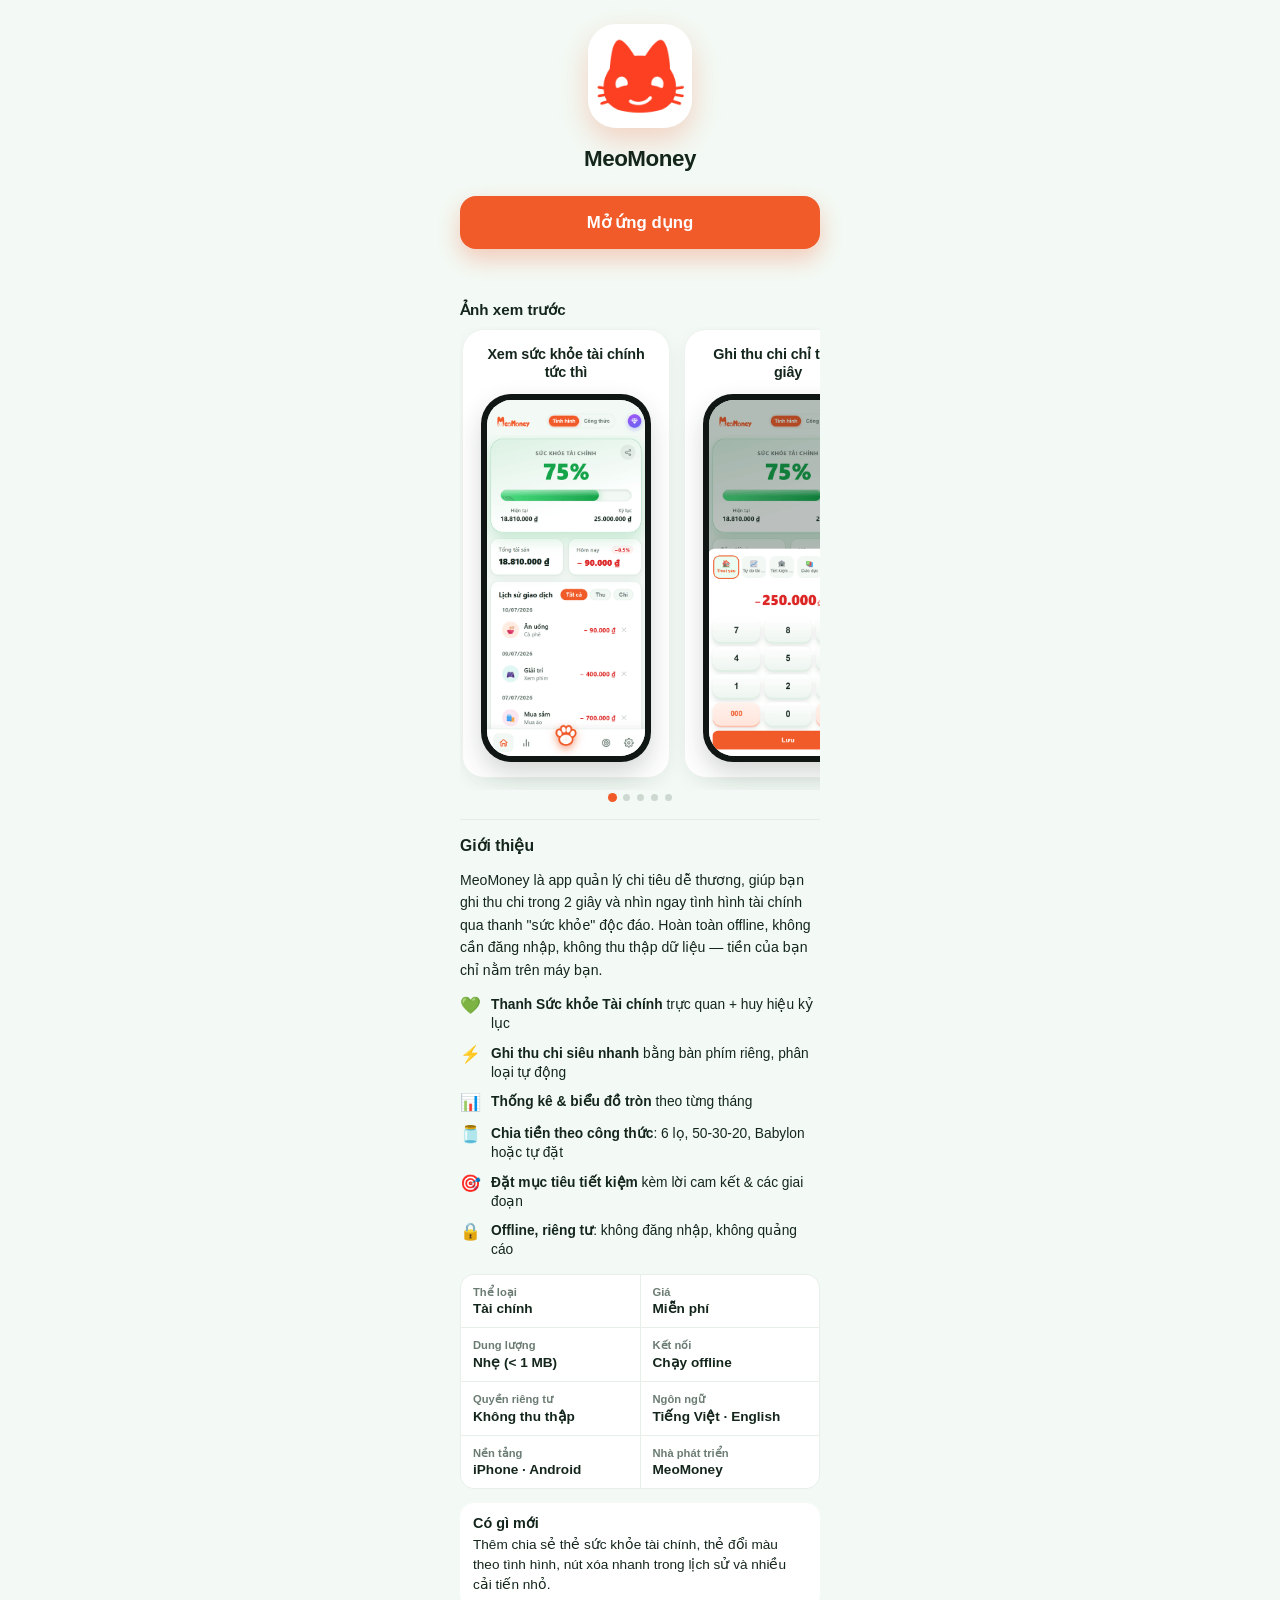
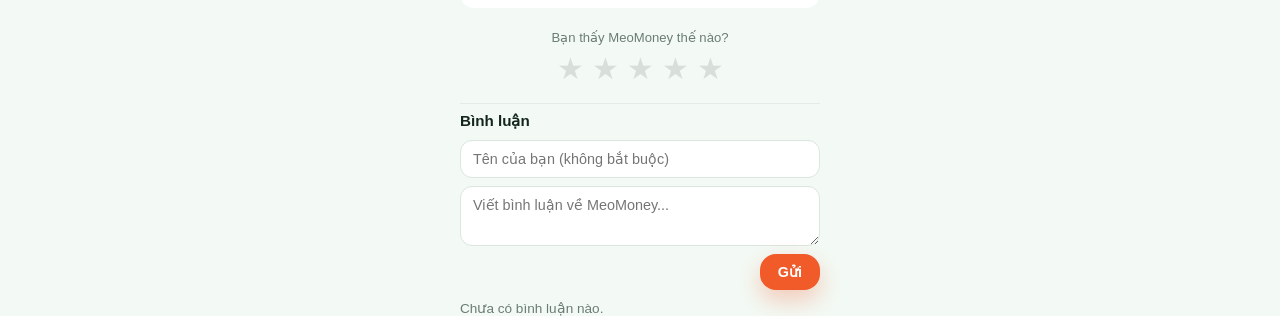
<file: store.html>
<!DOCTYPE html>
<html lang="vi">
<head>
<meta charset="UTF-8" />
<meta name="viewport" content="width=device-width, initial-scale=1, viewport-fit=cover" />
<title>MeoMoney</title>
<link rel="icon" href="icons/favicon-32.png" />
<style>
  :root {
    --bg: #f3faf5;
    --primary: #f15a29;
    --primary-dark: #c8451d;
    --text: #14261c;
    --text-muted: #6b7c73;
    --surface: #ffffff;
  }
  * { box-sizing: border-box; -webkit-tap-highlight-color: transparent; }
  html, body {
    margin: 0;
    height: 100%;
    background: var(--bg);
    color: var(--text);
    font-family: -apple-system, BlinkMacSystemFont, "Segoe UI", Roboto, sans-serif;
    touch-action: manipulation;
  }
  body {
    display: flex;
    justify-content: center;
    min-height: 100dvh;
    padding: max(24px, env(safe-area-inset-top)) 24px max(24px, env(safe-area-inset-bottom));
  }
  .card {
    width: 100%;
    max-width: 360px;
    display: flex;
    flex-direction: column;
    align-items: center;
    text-align: center;
    gap: 18px;
    /* margin auto canh giữa dọc khi nội dung ngắn, nhưng khi nội dung cao hơn
       màn hình thì margin thu về 0 và trang cuộn được lên đỉnh -> icon không
       còn bị cắt bởi cạnh trên (lỗi cũ do align-items:center trên body). */
    margin: auto 0;
  }
  .icon {
    width: 104px;
    height: 104px;
    border-radius: 28px;
    box-shadow: 0 12px 30px rgba(241, 90, 41, 0.25);
  }
  h1 {
    margin: 0;
    font-size: 1.4rem;
    font-weight: 800;
    letter-spacing: -0.02em;
  }
  .btn {
    width: 100%;
    padding: 16px;
    border: none;
    border-radius: 16px;
    font-size: 1.05rem;
    font-weight: 700;
    cursor: pointer;
    transition: transform 0.15s ease, opacity 0.15s ease;
  }
  .btn:active { transform: scale(0.97); }
  .btn-primary {
    background: var(--primary);
    color: #fff;
    box-shadow: 0 10px 24px rgba(241, 90, 41, 0.3);
  }
  .btn-ghost {
    background: transparent;
    color: var(--text-muted);
    font-weight: 600;
    font-size: 0.95rem;
    padding: 8px;
  }
  .btn-link {
    background: var(--surface);
    color: var(--primary);
    border: 2px solid var(--primary);
  }
  .actions {
    width: 100%;
    display: flex;
    flex-direction: column;
    gap: 10px;
    margin-top: 6px;
  }
  .hint {
    font-size: 0.82rem;
    color: var(--text-muted);
    min-height: 1.2em;
  }

  .stats {
    display: flex;
    align-items: center;
    justify-content: center;
    gap: 6px;
    font-size: 0.85rem;
    color: var(--text-muted);
    min-height: 1.2em;
  }
  .stats strong { color: var(--text); }

  .rating {
    width: 100%;
    display: flex;
    flex-direction: column;
    align-items: center;
    gap: 6px;
    padding-top: 4px;
  }
  .rating-label {
    font-size: 0.82rem;
    color: var(--text-muted);
  }
  .stars {
    display: flex;
    gap: 4px;
  }
  .star {
    background: none;
    border: none;
    cursor: pointer;
    padding: 2px;
    font-size: 1.9rem;
    line-height: 1;
    color: #d8dfda;
    transition: transform 0.15s ease, color 0.15s ease;
  }
  .star:active { transform: scale(0.9); }
  .star.filled { color: #f5b301; }

  .comments {
    width: 100%;
    display: flex;
    flex-direction: column;
    gap: 10px;
    padding-top: 8px;
    border-top: 1px solid #e4ece6;
    text-align: left;
  }
  .comments h2 {
    margin: 0;
    font-size: 0.95rem;
    font-weight: 800;
  }
  .comment-form {
    display: flex;
    flex-direction: column;
    gap: 8px;
  }
  .comment-input,
  .comment-textarea {
    width: 100%;
    border: 1.5px solid #dbe6df;
    border-radius: 12px;
    padding: 10px 12px;
    font-size: 0.9rem;
    font-family: inherit;
    color: var(--text);
    background: var(--surface);
  }
  .comment-input:focus,
  .comment-textarea:focus {
    outline: none;
    border-color: var(--primary);
  }
  .comment-textarea {
    resize: vertical;
    min-height: 60px;
  }
  .comment-submit {
    align-self: flex-end;
    padding: 10px 18px;
    width: auto;
    font-size: 0.9rem;
  }
  .comment-list {
    display: flex;
    flex-direction: column;
    gap: 10px;
  }
  .comment-item {
    background: var(--surface);
    border-radius: 14px;
    padding: 10px 12px;
  }
  .comment-name {
    font-size: 0.82rem;
    font-weight: 700;
    color: var(--text);
  }
  .comment-text {
    font-size: 0.88rem;
    color: var(--text);
    margin-top: 2px;
    white-space: pre-wrap;
    word-break: break-word;
  }
  .comment-empty {
    font-size: 0.85rem;
    color: var(--text-muted);
  }

  /* ---- Thư viện ảnh xem trước kiểu App Store ---- */
  .shots-wrap { width: 100%; }
  .shots-title {
    font-size: 0.95rem;
    font-weight: 800;
    text-align: left;
    margin-bottom: 8px;
  }
  .shots {
    position: relative;
    display: flex;
    gap: 14px;
    overflow-x: auto;
    scroll-snap-type: x mandatory;
    padding: 2px 2px 12px;
    scrollbar-width: none;
    touch-action: pan-x pan-y;
    -webkit-overflow-scrolling: touch;
    overscroll-behavior-x: contain;
  }
  .shots::-webkit-scrollbar { display: none; }
  .dots { display: flex; justify-content: center; gap: 7px; margin-top: 4px; }
  .dot { width: 7px; height: 7px; border-radius: 50%; border: none; background: #cdd8d1; padding: 0; cursor: pointer; transition: background 0.2s, transform 0.2s; }
  .dot.active { background: var(--primary); transform: scale(1.3); }
  .shot {
    flex: 0 0 auto;
    width: 208px;
    scroll-snap-align: center;
    background: #fff;
    border: 1px solid #eef3f0;
    border-radius: 22px;
    padding: 15px 14px;
    display: flex;
    flex-direction: column;
    align-items: center;
    gap: 13px;
    box-shadow: 0 6px 18px rgba(20, 40, 30, 0.05);
  }
  .shot-cap {
    font-size: 0.9rem;
    font-weight: 800;
    line-height: 1.25;
    letter-spacing: -0.01em;
    min-height: 2.3em;
    display: flex;
    align-items: center;
    text-align: center;
  }
  .phone {
    width: 170px;
    aspect-ratio: 390 / 844;
    background: #101613;
    border-radius: 30px;
    padding: 6px;
    box-shadow: 0 12px 26px rgba(20, 40, 30, 0.18);
  }
  .screen {
    width: 100%; height: 100%;
    border-radius: 25px;
    overflow: hidden;
    background: var(--bg);
  }
  .screen img { width: 100%; height: 100%; object-fit: cover; object-position: top center; display: block; pointer-events: none; -webkit-user-drag: none; user-select: none; }

  /* ---- Giới thiệu + thông tin ứng dụng (kiểu Google Play / App Store) ---- */
  .about {
    width: 100%;
    text-align: left;
    border-top: 1px solid #e4ece6;
    padding-top: 16px;
    display: flex;
    flex-direction: column;
    gap: 14px;
  }
  .about-h { margin: 0; font-size: 0.98rem; font-weight: 800; }
  .about-desc { margin: 0; font-size: 0.88rem; line-height: 1.6; color: var(--text); }
  .feat-list { list-style: none; margin: 0; padding: 0; display: flex; flex-direction: column; gap: 10px; }
  .feat-list li { display: flex; gap: 10px; align-items: flex-start; font-size: 0.86rem; line-height: 1.4; }
  .feat-list li b { font-weight: 700; }
  .feat-ic { font-size: 1.05rem; flex-shrink: 0; line-height: 1.3; }
  .info-grid {
    display: grid;
    grid-template-columns: 1fr 1fr;
    gap: 1px;
    background: #e8efe9;
    border: 1px solid #e8efe9;
    border-radius: 14px;
    overflow: hidden;
  }
  .info-cell { background: var(--surface); padding: 11px 12px; display: flex; flex-direction: column; gap: 2px; }
  .info-cell .ic { font-size: 0.7rem; color: var(--text-muted); font-weight: 600; }
  .info-cell .iv { font-size: 0.85rem; font-weight: 800; }
  .whatsnew { background: var(--surface); border-radius: 14px; padding: 12px 13px; }
  .whatsnew b { display: block; font-size: 0.9rem; margin-bottom: 4px; }
  .whatsnew p { margin: 0; font-size: 0.85rem; line-height: 1.5; color: var(--text); }

  /* ---- Thẻ bình luận: sao + phản hồi của chủ shop ---- */
  .comment-head { display: flex; align-items: center; justify-content: space-between; gap: 8px; }
  .comment-stars { font-size: 0.78rem; letter-spacing: 1px; color: #f5b301; white-space: nowrap; }
  .comment-stars .off { color: #e0e6e2; }
  .comment-reply {
    margin-top: 8px; background: #f3faf5; border-left: 3px solid var(--primary);
    border-radius: 8px; padding: 7px 9px;
  }
  .comment-reply-head { font-size: 0.74rem; font-weight: 800; color: var(--primary); }
  .comment-reply-text { font-size: 0.83rem; margin-top: 2px; white-space: pre-wrap; word-break: break-word; }

  .overlay {
    position: fixed;
    inset: 0;
    background: rgba(20, 38, 28, 0.55);
    display: flex;
    align-items: flex-start;
    justify-content: center;
    padding: max(56px, calc(28px + env(safe-area-inset-top))) 20px 20px;
    overflow-y: auto;
    opacity: 0;
    pointer-events: none;
    transition: opacity 0.2s ease;
    z-index: 10;
  }
  .overlay.open { opacity: 1; pointer-events: auto; }
  .sheet {
    width: 100%;
    max-width: 400px;
    background: var(--surface);
    border-radius: 22px;
    padding: 18px;
    display: flex;
    flex-direction: column;
    gap: 14px;
    transform: translateY(12px);
    transition: transform 0.2s ease;
  }
  .overlay.open .sheet { transform: translateY(0); }
  .video-frame {
    width: 100%;
    aspect-ratio: 9 / 16;
    background: #0b0f0d;
    border-radius: 16px;
    overflow: hidden;
  }
  .video-frame video {
    width: 100%;
    height: 100%;
    object-fit: cover;
    display: block;
  }
  .video-placeholder {
    width: 100%;
    height: 100%;
    display: flex;
    align-items: center;
    justify-content: center;
    color: #ffffffaa;
    font-size: 0.85rem;
    text-align: center;
    padding: 20px;
  }
</style>
</head>
<body>

<div class="card">
  <img class="icon" src="icons/icon-512.png" alt="MeoMoney" />
  <h1>MeoMoney</h1>

  <div id="stats" class="stats" style="display:none;"></div>

  <div class="actions">
    <button id="installBtn" class="btn btn-primary">Cài đặt</button>
    <a id="openBtn" class="btn btn-link" href="https://meomoney.vercel.app/" style="text-decoration:none; display:none;">Mở ứng dụng</a>
  </div>
  <div id="hint" class="hint"></div>

  <div class="shots-wrap">
    <div class="shots-title">Ảnh xem trước</div>
    <div class="shots">
      <div class="shot">
        <div class="shot-cap">Xem sức khỏe tài chính tức thì</div>
        <div class="phone"><div class="screen"><img src="store-previews/1-health.png" alt="Thanh sức khỏe tài chính" loading="lazy" /></div></div>
      </div>
      <div class="shot">
        <div class="shot-cap">Ghi thu chi chỉ trong 2 giây</div>
        <div class="phone"><div class="screen"><img src="store-previews/2-quickadd.png" alt="Ghi thu chi nhanh" loading="lazy" /></div></div>
      </div>
      <div class="shot">
        <div class="shot-cap">Chia tiền theo công thức thông minh</div>
        <div class="phone"><div class="screen"><img src="store-previews/3-formula.png" alt="Chia tiền theo công thức" loading="lazy" /></div></div>
      </div>
      <div class="shot">
        <div class="shot-cap">Thống kê trực quan mỗi tháng</div>
        <div class="phone"><div class="screen"><img src="store-previews/4-stats.png" alt="Thống kê chi tiêu" loading="lazy" /></div></div>
      </div>
      <div class="shot">
        <div class="shot-cap">Đặt mục tiêu, giữ kỷ luật</div>
        <div class="phone"><div class="screen"><img src="store-previews/5-goals.png" alt="Mục tiêu tiết kiệm" loading="lazy" /></div></div>
      </div>
    </div>
    <div class="dots" id="shotDots"></div>
  </div>

  <div class="about">
    <h2 class="about-h">Giới thiệu</h2>
    <p class="about-desc">MeoMoney là app quản lý chi tiêu dễ thương, giúp bạn ghi thu chi trong 2 giây và nhìn ngay tình hình tài chính qua thanh "sức khỏe" độc đáo. Hoàn toàn offline, không cần đăng nhập, không thu thập dữ liệu — tiền của bạn chỉ nằm trên máy bạn.</p>

    <ul class="feat-list">
      <li><span class="feat-ic">💚</span><span><b>Thanh Sức khỏe Tài chính</b> trực quan + huy hiệu kỷ lục</span></li>
      <li><span class="feat-ic">⚡</span><span><b>Ghi thu chi siêu nhanh</b> bằng bàn phím riêng, phân loại tự động</span></li>
      <li><span class="feat-ic">📊</span><span><b>Thống kê &amp; biểu đồ tròn</b> theo từng tháng</span></li>
      <li><span class="feat-ic">🫙</span><span><b>Chia tiền theo công thức</b>: 6 lọ, 50-30-20, Babylon hoặc tự đặt</span></li>
      <li><span class="feat-ic">🎯</span><span><b>Đặt mục tiêu tiết kiệm</b> kèm lời cam kết &amp; các giai đoạn</span></li>
      <li><span class="feat-ic">🔒</span><span><b>Offline, riêng tư</b>: không đăng nhập, không quảng cáo</span></li>
    </ul>

    <div class="info-grid">
      <div class="info-cell"><span class="ic">Thể loại</span><span class="iv">Tài chính</span></div>
      <div class="info-cell"><span class="ic">Giá</span><span class="iv">Miễn phí</span></div>
      <div class="info-cell"><span class="ic">Dung lượng</span><span class="iv">Nhẹ (&lt; 1 MB)</span></div>
      <div class="info-cell"><span class="ic">Kết nối</span><span class="iv">Chạy offline</span></div>
      <div class="info-cell"><span class="ic">Quyền riêng tư</span><span class="iv">Không thu thập</span></div>
      <div class="info-cell"><span class="ic">Ngôn ngữ</span><span class="iv">Tiếng Việt · English</span></div>
      <div class="info-cell"><span class="ic">Nền tảng</span><span class="iv">iPhone · Android</span></div>
      <div class="info-cell"><span class="ic">Nhà phát triển</span><span class="iv">MeoMoney</span></div>
    </div>

    <div class="whatsnew">
      <b>Có gì mới</b>
      <p>Thêm chia sẻ thẻ sức khỏe tài chính, thẻ đổi màu theo tình hình, nút xóa nhanh trong lịch sử và nhiều cải tiến nhỏ.</p>
    </div>
  </div>

  <div class="rating">
    <div id="ratingLabel" class="rating-label">Bạn thấy MeoMoney thế nào?</div>
    <div id="stars" class="stars">
      <button class="star" data-value="1">★</button>
      <button class="star" data-value="2">★</button>
      <button class="star" data-value="3">★</button>
      <button class="star" data-value="4">★</button>
      <button class="star" data-value="5">★</button>
    </div>
  </div>

  <div class="comments">
    <h2>Bình luận</h2>
    <div class="comment-form">
      <input id="commentName" class="comment-input" type="text" maxlength="40" placeholder="Tên của bạn (không bắt buộc)" />
      <textarea id="commentText" class="comment-textarea" maxlength="300" placeholder="Viết bình luận về MeoMoney..."></textarea>
      <button id="commentSubmit" class="btn btn-primary comment-submit">Gửi</button>
    </div>
    <div id="commentList" class="comment-list">
      <div class="comment-empty">Chưa có bình luận nào.</div>
    </div>
  </div>
</div>

<div id="videoOverlay" class="overlay">
  <div class="sheet">
    <div class="video-frame">
      <video id="tutorialVideo" playsinline controls style="display:none;"></video>
      <div id="videoPlaceholder" class="video-placeholder">Video hướng dẫn sẽ sớm cập nhật</div>
    </div>
    <a class="btn btn-link" href="https://meomoney.vercel.app/" style="text-decoration:none;">Truy cập ứng dụng</a>
    <button id="closeOverlay" class="btn btn-ghost">Đóng</button>
  </div>
</div>

<script>
  const APP_URL = "https://meomoney.vercel.app/";
  const IOS_TUTORIAL_VIDEO = "videos/ios-install.mp4";
  const STORE_STATS_URL = "https://script.google.com/macros/s/AKfycbzGlQVuYVsHQZKaO_GQO5VMHYuMkmWqihlK2YItpGgTybbPs1zaGh6Bi5Y0TNkeDAfR/exec";

  const ua = navigator.userAgent;
  const isIOS = /iPad|iPhone|iPod/.test(ua) || (ua.includes("Macintosh") && navigator.maxTouchPoints > 1);
  const isAndroid = /Android/.test(ua);

  const installBtn = document.getElementById("installBtn");
  const openBtn = document.getElementById("openBtn");
  const hint = document.getElementById("hint");
  const statsEl = document.getElementById("stats");
  const ratingLabel = document.getElementById("ratingLabel");
  const starButtons = Array.from(document.querySelectorAll(".star"));
  const commentNameEl = document.getElementById("commentName");
  const commentTextEl = document.getElementById("commentText");
  const commentSubmitEl = document.getElementById("commentSubmit");
  const commentListEl = document.getElementById("commentList");
  const videoOverlay = document.getElementById("videoOverlay");
  const closeOverlay = document.getElementById("closeOverlay");
  const tutorialVideo = document.getElementById("tutorialVideo");
  const videoPlaceholder = document.getElementById("videoPlaceholder");

  // Chấm tròn chuyển ảnh xem trước: bấm để chuyển, và tự sáng theo ảnh đang xem
  (function initShotDots() {
    const shotsEl = document.querySelector(".shots");
    const shotEls = Array.from(document.querySelectorAll(".shot"));
    const dotsEl = document.getElementById("shotDots");
    if (!shotsEl || !dotsEl || !shotEls.length) return;
    shotEls.forEach((shot, i) => {
      const dot = document.createElement("button");
      dot.type = "button";
      dot.className = "dot" + (i === 0 ? " active" : "");
      dot.setAttribute("aria-label", "Ảnh " + (i + 1));
      dot.addEventListener("click", () => {
        const target = shotsEl.scrollLeft + (shot.getBoundingClientRect().left - shotsEl.getBoundingClientRect().left) - (shotsEl.clientWidth - shot.clientWidth) / 2;
        shotsEl.scrollTo({ left: target, behavior: "smooth" });
      });
      dotsEl.appendChild(dot);
    });
    const dots = Array.from(dotsEl.children);
    shotsEl.addEventListener("scroll", () => {
      const center = shotsEl.scrollLeft + shotsEl.clientWidth / 2;
      let best = 0, bestDist = Infinity;
      shotEls.forEach((shot, i) => {
        const c = shot.offsetLeft + shot.clientWidth / 2;
        const dist = Math.abs(c - center);
        if (dist < bestDist) { bestDist = dist; best = i; }
      });
      dots.forEach((d, i) => d.classList.toggle("active", i === best));
    }, { passive: true });
  })();

  const DEVICE_ID_KEY = "sotuchi.deviceId";
  function getDeviceId() {
    let id = localStorage.getItem(DEVICE_ID_KEY);
    if (!id) {
      id = Math.random().toString(36).slice(2, 8).toUpperCase();
      localStorage.setItem(DEVICE_ID_KEY, id);
    }
    return id;
  }

  function renderStats(data) {
    if (!data) return;
    const parts = [];
    if (data.ratingCount > 0) parts.push(`⭐ <strong>${data.avgRating}</strong> (${data.ratingCount} đánh giá)`);
    if (data.downloads > 0) parts.push(`<strong>${data.downloads}</strong> lượt tải`);
    if (parts.length) {
      statsEl.innerHTML = parts.join(" · ");
      statsEl.style.display = "flex";
    }
    if (data.comments) renderComments(data.comments);
  }

  function escapeHtml(str) {
    const div = document.createElement("div");
    div.textContent = str;
    return div.innerHTML;
  }

  function starsMarkup(sao) {
    sao = Math.max(0, Math.min(5, Number(sao) || 0));
    if (!sao) return "";
    return `<span class="comment-stars">${"★".repeat(sao)}<span class="off">${"★".repeat(5 - sao)}</span></span>`;
  }

  function renderComments(comments) {
    if (!comments.length) {
      commentListEl.innerHTML = '<div class="comment-empty">Chưa có bình luận nào.</div>';
      return;
    }
    commentListEl.innerHTML = comments
      .map((c) => {
        const ten = escapeHtml(c.ten || "Người dùng ẩn danh");
        const noiDung = escapeHtml(c.noiDung || "");
        const reply = escapeHtml(c.phanHoi || "");
        const replyHtml = reply
          ? `<div class="comment-reply"><div class="comment-reply-head">🐱 Phản hồi từ MeoMoney</div><div class="comment-reply-text">${reply}</div></div>`
          : "";
        return `<div class="comment-item">
          <div class="comment-head"><span class="comment-name">${ten}</span>${starsMarkup(c.sao)}</div>
          <div class="comment-text">${noiDung}</div>
          ${replyHtml}
        </div>`;
      })
      .join("");
  }

  function highlightStars(value) {
    starButtons.forEach((btn) => {
      btn.classList.toggle("filled", Number(btn.dataset.value) <= value);
    });
  }

  const MY_RATING_KEY = "sotuchi.myRating";
  const myRating = Number(localStorage.getItem(MY_RATING_KEY) || 0);
  if (myRating > 0) {
    highlightStars(myRating);
    ratingLabel.textContent = "Cảm ơn bạn đã đánh giá!";
  }

  function callStoreStats(params) {
    if (!STORE_STATS_URL) return Promise.resolve(null);
    const query = new URLSearchParams(params).toString();
    return fetch(`${STORE_STATS_URL}?${query}`)
      .then((res) => res.json())
      .catch(() => null);
  }

  callStoreStats({}).then(renderStats);

  starButtons.forEach((btn) => {
    btn.addEventListener("click", () => {
      const value = Number(btn.dataset.value);
      highlightStars(value);
      localStorage.setItem(MY_RATING_KEY, String(value));
      ratingLabel.textContent = "Cảm ơn bạn đã đánh giá!";
      callStoreStats({ action: "rate", deviceId: getDeviceId(), stars: value }).then(renderStats);
    });
  });

  function logDownload() {
    callStoreStats({ action: "download", deviceId: getDeviceId() }).then(renderStats);
  }

  const MY_COMMENT_KEY = "sotuchi.myComment";
  const savedComment = localStorage.getItem(MY_COMMENT_KEY);
  if (savedComment) {
    commentTextEl.value = savedComment;
    commentSubmitEl.textContent = "Cập nhật";
  }

  commentSubmitEl.addEventListener("click", () => {
    const text = commentTextEl.value.trim();
    if (!text) return;
    const stars = Number(localStorage.getItem(MY_RATING_KEY) || 0);
    if (!stars) {
      ratingLabel.textContent = "Hãy chọn số sao trước khi gửi nhé!";
      ratingLabel.style.color = "var(--primary)";
      document.querySelector(".rating").scrollIntoView({ behavior: "smooth", block: "center" });
      return;
    }
    const name = commentNameEl.value.trim();
    commentSubmitEl.disabled = true;
    callStoreStats({ action: "comment", deviceId: getDeviceId(), name, text, stars })
      .then((data) => {
        renderStats(data);
        localStorage.setItem(MY_COMMENT_KEY, text);
        commentSubmitEl.textContent = "Cập nhật";
        ratingLabel.textContent = "Cảm ơn bạn đã đánh giá!";
        ratingLabel.style.color = "";
      })
      .finally(() => {
        commentSubmitEl.disabled = false;
      });
  });

  let deferredPrompt = null;
  window.addEventListener("beforeinstallprompt", (e) => {
    e.preventDefault();
    deferredPrompt = e;
  });

  if (IOS_TUTORIAL_VIDEO) {
    tutorialVideo.src = IOS_TUTORIAL_VIDEO;
    tutorialVideo.style.display = "block";
    videoPlaceholder.style.display = "none";
  }

  if (isIOS) {
    installBtn.addEventListener("click", () => {
      videoOverlay.classList.add("open");
      if (IOS_TUTORIAL_VIDEO) tutorialVideo.play().catch(() => {});
    });
    document.querySelector('.sheet a[href="https://meomoney.vercel.app/"]').addEventListener("click", () => {
      logDownload();
    });
  } else if (isAndroid) {
    installBtn.addEventListener("click", async () => {
      logDownload();
      if (deferredPrompt) {
        deferredPrompt.prompt();
        await deferredPrompt.userChoice;
        deferredPrompt = null;
      } else {
        window.location.href = APP_URL;
      }
    });
  } else {
    installBtn.textContent = "Mở ứng dụng";
    installBtn.addEventListener("click", () => {
      logDownload();
      window.location.href = APP_URL;
    });
  }

  closeOverlay.addEventListener("click", () => {
    videoOverlay.classList.remove("open");
    tutorialVideo.pause();
  });
</script>
</body>
</html>
</file>
<file: style.css>
:root {
  --bg: #f3faf5;
  --surface: #ffffff;
  --surface-2: #f2f8f4;
  --border: #dfeee4;
  --text: #14261c;
  --text-muted: #6b7c73;
  --primary: #f15a29;
  --primary-dark: #c8451d;
  --primary-light: #ff7f4d;
  --income: #16a34a;
  --income-bg: #eafdf1;
  --expense: #dc2626;
  --expense-bg: #fef2f2;
  --balance: #128040;
  --balance-bg: #eafdf1;
  --radius-lg: 18px;
  --radius-md: 12px;
  --radius-sm: 8px;
  --shadow: 0 1px 3px rgba(20, 40, 30, 0.06), 0 8px 24px rgba(20, 40, 30, 0.06);
  --shadow-lg: 0 20px 60px rgba(10, 30, 20, 0.18);
}

* { box-sizing: border-box; }

.sr-only {
  position: absolute;
  width: 1px;
  height: 1px;
  overflow: hidden;
  clip: rect(0, 0, 0, 0);
  white-space: nowrap;
}

body {
  margin: 0;
  font-family: "Segoe UI", -apple-system, BlinkMacSystemFont, Roboto, Helvetica, Arial, sans-serif;
  background: var(--bg);
  color: var(--text);
  -webkit-font-smoothing: antialiased;
  touch-action: manipulation;
}

.app {
  max-width: 1100px;
  margin: 0 auto;
  min-height: 100vh;
  padding-bottom: calc(84px + env(safe-area-inset-bottom));
}

/* Topbar */
.topbar {
  position: sticky;
  top: 0;
  z-index: 20;
  display: flex;
  align-items: center;
  justify-content: space-between;
  gap: 12px;
  padding: 14px 20px;
  padding-top: max(28px, calc(14px + env(safe-area-inset-top)));
  background: rgba(243, 250, 245, 0.9);
  backdrop-filter: blur(8px);
  flex-wrap: nowrap;
}

.brand {
  display: flex;
  align-items: center;
  gap: 8px;
  font-weight: 800;
  font-size: 1.15rem;
  letter-spacing: -0.01em;
  flex-shrink: 0;
}
.brand-icon {
  display: flex;
  align-items: center;
  justify-content: center;
}
.brand-icon svg { width: auto; height: 44px; }

.month-picker {
  display: flex;
  align-items: center;
  gap: 4px;
  background: var(--surface);
  border: 1px solid var(--border);
  border-radius: var(--radius-md);
  padding: 4px;
  box-shadow: var(--shadow);
}
.month-picker input[type="month"] {
  border: none;
  background: transparent;
  font-size: 16px;
  font-weight: 600;
  color: var(--text);
  padding: 6px 4px;
  cursor: pointer;
}
.month-picker input[type="month"]:focus { outline: none; }

.icon-btn {
  width: 32px;
  height: 32px;
  border-radius: var(--radius-sm);
  border: none;
  background: transparent;
  color: var(--text-muted);
  font-size: 1.1rem;
  cursor: pointer;
  display: flex;
  align-items: center;
  justify-content: center;
  transition: background 0.15s;
}
.icon-btn:hover { background: var(--surface-2); color: var(--text); }

/* Content */
.content {
  padding: 8px 20px 20px;
}

/* Financial health */
.health-card {
  position: relative;
  margin-bottom: 14px;
  perspective: 1400px;
  cursor: pointer;
}
.health-card-inner {
  position: relative;
  display: grid;
  transition: transform 0.6s cubic-bezier(0.4, 0.2, 0.2, 1);
  transform-style: preserve-3d;
}
.health-card-inner.flipped { transform: rotateY(180deg); }
.health-card-face {
  grid-row: 1;
  grid-column: 1;
  backface-visibility: hidden;
  -webkit-backface-visibility: hidden;
  background: var(--surface);
  border-radius: 28px;
  box-shadow: var(--shadow);
  border: 1px solid var(--border);
  overflow: hidden;
}
.health-card-front {
  padding: 24px 22px 20px;
  text-align: center;
}
.health-card-back {
  transform: rotateY(180deg);
  display: flex;
  flex-direction: column;
  align-items: center;
  justify-content: center;
  text-align: center;
  gap: 10px;
  padding: 30px 26px;
  background: linear-gradient(160deg, var(--income-bg), var(--surface));
}
.health-back-emoji { font-size: 2.4rem; }
.health-back-text {
  margin: 0;
  font-size: 0.9rem;
  color: var(--text);
  line-height: 1.55;
  max-width: 320px;
}
.health-back-tagline {
  margin: 0;
  font-weight: 800;
  font-size: 1.05rem;
  color: var(--primary);
}

.health-top {
  display: flex;
  align-items: center;
  justify-content: center;
  gap: 8px;
  margin-bottom: 4px;
}
.health-label {
  font-size: 0.82rem;
  font-weight: 700;
  color: var(--text-muted);
  text-transform: uppercase;
  letter-spacing: 0.04em;
}
.health-badge {
  font-size: 0.72rem;
  font-weight: 700;
  background: linear-gradient(135deg, #fde68a, #f59e0b);
  color: #7c4a03;
  padding: 3px 10px;
  border-radius: 999px;
}

.health-pct {
  font-size: 3.4rem;
  font-weight: 900;
  line-height: 1;
  margin: 6px 0 18px;
  letter-spacing: -0.02em;
  transition: color 0.3s;
}
.health-pct.zone-red { color: var(--expense); }
.health-pct.zone-yellow { color: #d97706; }
.health-pct.zone-green { color: var(--income); }

.health-bar-track {
  width: 100%;
  height: 28px;
  border-radius: 999px;
  background: var(--surface-2);
  border: 1px solid var(--border);
  overflow: hidden;
  box-shadow: inset 0 2px 5px rgba(20, 40, 30, 0.1);
}
.health-bar-fill {
  height: 100%;
  border-radius: 999px;
  min-width: 28px;
  position: relative;
  transition: width 0.7s cubic-bezier(0.22, 1, 0.36, 1), background 0.3s;
}
.health-bar-fill::after {
  content: "";
  position: absolute;
  inset: 0;
  border-radius: inherit;
  background: linear-gradient(180deg, rgba(255, 255, 255, 0.5), rgba(255, 255, 255, 0) 60%);
}
.health-bar-fill.zone-red { background: linear-gradient(90deg, #f87171, var(--expense)); box-shadow: 0 0 16px rgba(220, 38, 38, 0.5); }
.health-bar-fill.zone-yellow { background: linear-gradient(90deg, #fbbf24, #d97706); box-shadow: 0 0 16px rgba(217, 119, 6, 0.45); }
.health-bar-fill.zone-green { background: linear-gradient(90deg, #4ade80, var(--income)); box-shadow: 0 0 16px rgba(22, 163, 74, 0.45); }

/* Thẻ sức khỏe đổi màu theo vùng — nền chuyển sắc dịu + phát sáng nhẹ theo màu */
.health-card-front { transition: background 0.5s ease, box-shadow 0.5s ease, border-color 0.5s ease; }
.health-card.zone-red .health-card-front {
  background: linear-gradient(165deg, color-mix(in srgb, var(--expense) 15%, var(--surface)), var(--surface) 70%);
  border-color: color-mix(in srgb, var(--expense) 30%, var(--border));
  box-shadow: 0 14px 38px color-mix(in srgb, var(--expense) 22%, transparent);
}
.health-card.zone-yellow .health-card-front {
  background: linear-gradient(165deg, color-mix(in srgb, #f59e0b 17%, var(--surface)), var(--surface) 70%);
  border-color: color-mix(in srgb, #f59e0b 32%, var(--border));
  box-shadow: 0 14px 38px color-mix(in srgb, #f59e0b 24%, transparent);
}
.health-card.zone-green .health-card-front {
  background: linear-gradient(165deg, color-mix(in srgb, var(--income) 15%, var(--surface)), var(--surface) 70%);
  border-color: color-mix(in srgb, var(--income) 30%, var(--border));
  box-shadow: 0 14px 38px color-mix(in srgb, var(--income) 22%, transparent);
}

.health-share-btn {
  position: absolute;
  top: 14px;
  right: 14px;
  z-index: 2;
  width: 36px;
  height: 36px;
  border-radius: 50%;
  border: none;
  background: color-mix(in srgb, var(--text) 6%, transparent);
  color: var(--text-muted);
  display: flex;
  align-items: center;
  justify-content: center;
  cursor: pointer;
  transition: background 0.15s, color 0.15s, transform 0.15s;
}
.health-share-btn svg { width: 17px; height: 17px; }
.health-share-btn:active { transform: scale(0.9); }
.health-share-btn:hover { background: color-mix(in srgb, var(--primary) 14%, transparent); color: var(--primary); }

.health-meta {
  display: flex;
  justify-content: space-between;
  margin-top: 14px;
}
.health-meta-item { display: flex; flex-direction: column; gap: 2px; min-width: 0; }
.health-meta-item.align-right { align-items: flex-end; }
.health-meta-label { font-size: 0.72rem; color: var(--text-muted); font-weight: 600; }
.health-meta-value { font-size: 0.92rem; font-weight: 700; white-space: nowrap; overflow: hidden; max-width: 100%; }

/* Home dashboard cards */
.dash-grid {
  display: grid;
  grid-template-columns: 1fr 1fr;
  gap: 12px;
}
.dash-card {
  background: var(--surface);
  border-radius: var(--radius-lg);
  padding: 16px 18px;
  box-shadow: var(--shadow);
  border: 1px solid var(--border);
  cursor: pointer;
  transition: transform 0.12s;
  min-width: 0;
}
.dash-card:active { transform: scale(0.97); }
.dash-label { font-size: 0.82rem; color: var(--text-muted); font-weight: 600; margin-bottom: 6px; }
.dash-value { font-size: 1.25rem; font-weight: 800; letter-spacing: -0.01em; white-space: nowrap; overflow: hidden; }
.dash-row-top { display: flex; align-items: center; justify-content: space-between; gap: 8px; margin-bottom: 6px; }
.dash-row-top .dash-label { margin-bottom: 0; }
.dash-growth { font-size: 0.76rem; font-weight: 700; padding: 2px 8px; border-radius: 999px; }
.dash-growth.up { background: var(--income-bg); color: var(--income); }
.dash-growth.down { background: var(--expense-bg); color: var(--expense); }
.dash-growth.new { background: var(--surface-2); color: var(--text-muted); }

/* Stats: month picker */
.stats-month-picker {
  display: flex;
  align-items: center;
  justify-content: center;
  gap: 6px;
  margin: 4px 0 16px;
}
.month-nav-btn {
  flex: 0 0 auto;
  width: 34px;
  height: 34px;
  border-radius: 50%;
  border: none;
  background: var(--surface);
  color: var(--text-muted);
  box-shadow: var(--shadow);
  border: 1px solid var(--border);
  cursor: pointer;
  display: flex;
  align-items: center;
  justify-content: center;
  transition: color 0.15s, transform 0.1s;
}
.month-nav-btn svg { width: 16px; height: 16px; }
.month-nav-btn:hover { color: var(--primary); }
.month-nav-btn:active { transform: scale(0.9); }

.month-label-wrap {
  position: relative;
  display: flex;
  align-items: center;
  justify-content: center;
  min-width: 150px;
  padding: 8px 20px;
  background: var(--surface);
  border: 1px solid var(--border);
  border-radius: 999px;
  box-shadow: var(--shadow);
  cursor: pointer;
}
.month-label-text {
  font-weight: 800;
  font-size: 0.98rem;
  letter-spacing: -0.01em;
  pointer-events: none;
}
.month-input-overlay {
  position: absolute;
  inset: 0;
  width: 100%;
  height: 100%;
  opacity: 0;
  border: none;
  cursor: pointer;
  padding: 0;
}

/* Stats: summary row */
.stats-summary-row {
  display: flex;
  align-items: center;
  justify-content: space-around;
  background: var(--surface);
  border: 1px solid var(--border);
  border-radius: var(--radius-lg);
  box-shadow: var(--shadow);
  padding: 16px 8px;
  margin-bottom: 14px;
}
.stats-summary-item {
  display: flex;
  flex-direction: column;
  align-items: center;
  gap: 5px;
  flex: 1;
  min-width: 0;
}
.stats-summary-value {
  font-size: 1.05rem;
  font-weight: 800;
  letter-spacing: -0.01em;
  color: var(--balance);
  white-space: nowrap;
}
.stats-summary-value.income { color: var(--income); }
.stats-summary-value.expense { color: var(--expense); }
.stats-summary-tag {
  font-size: 0.7rem;
  font-weight: 700;
  color: var(--text-muted);
  text-transform: uppercase;
  letter-spacing: 0.05em;
}

/* Stats: trend (mountain) chart */
.trend-panel { padding-bottom: 8px; margin-bottom: 16px; }
.trend-head {
  display: flex;
  align-items: baseline;
  gap: 8px;
  margin-bottom: 6px;
}
.trend-head-value {
  font-size: 1.3rem;
  font-weight: 800;
  letter-spacing: -0.01em;
}
.trend-head-sub {
  font-size: 0.78rem;
  font-weight: 700;
  padding: 2px 8px;
  border-radius: 999px;
}
.trend-head-sub.up { background: var(--income-bg); color: var(--income); }
.trend-head-sub.down { background: var(--expense-bg); color: var(--expense); }
.trend-canvas-wrap {
  position: relative;
  width: 100%;
  height: 160px;
}
#trendChart { width: 100%; height: 100%; display: block; cursor: crosshair; touch-action: pan-y; }
.trend-tooltip {
  position: absolute;
  transform: translate(-50%, -100%);
  background: var(--text);
  color: #fff;
  font-size: 0.76rem;
  font-weight: 700;
  padding: 5px 9px;
  border-radius: 8px;
  white-space: nowrap;
  pointer-events: none;
  z-index: 2;
}
.trend-tooltip::after {
  content: "";
  position: absolute;
  left: 50%;
  bottom: -4px;
  transform: translateX(-50%);
  border: 4px solid transparent;
  border-top-color: var(--text);
  border-bottom: none;
}

/* Stats: donut switch */
.donut-panel { display: flex; flex-direction: column; align-items: center; }
.donut-switch {
  position: relative;
  display: flex;
  background: var(--surface-2);
  border: 1px solid var(--border);
  border-radius: 999px;
  padding: 3px;
  width: fit-content;
  margin: 0 0 16px;
}
.donut-switch-btn {
  position: relative;
  z-index: 1;
  border: none;
  background: transparent;
  padding: 7px 22px;
  min-width: 78px;
  font-size: 0.84rem;
  font-weight: 700;
  color: var(--text-muted);
  cursor: pointer;
  border-radius: 999px;
  transition: color 0.2s;
}
.donut-switch-btn.active { color: #fff; }
.donut-switch-thumb {
  position: absolute;
  top: 3px;
  left: 3px;
  width: calc(50% - 3px);
  height: calc(100% - 6px);
  border-radius: 999px;
  background: linear-gradient(135deg, #f87171, var(--expense));
  transition: transform 0.25s cubic-bezier(0.4, 0, 0.2, 1), background 0.25s;
}
.donut-switch.income-active .donut-switch-thumb {
  transform: translateX(100%);
  background: linear-gradient(135deg, #4ade80, var(--income));
}
.donut-panel .chart-wrap { width: 100%; }
.donut-panel .chart-legend { width: 100%; }

.panel {
  background: var(--surface);
  border-radius: var(--radius-lg);
  padding: 18px;
  box-shadow: var(--shadow);
  border: 1px solid var(--border);
}

#homeView .list-panel {
  margin-top: 14px;
}

.panel-header {
  display: flex;
  align-items: center;
  justify-content: space-between;
  gap: 10px;
  margin-bottom: 14px;
  flex-wrap: wrap;
}
.panel-header h2 {
  font-size: 1.02rem;
  margin: 0;
}

.chart-wrap {
  position: relative;
  width: 100%;
  max-width: 260px;
  margin: 0 auto;
  aspect-ratio: 1 / 1;
}
#categoryChart { width: 100%; height: 100%; }

.chart-legend {
  list-style: none;
  padding: 0;
  margin: 16px 0 0;
  display: flex;
  flex-direction: column;
  gap: 8px;
  max-height: 220px;
  overflow-y: auto;
}
.chart-legend li {
  display: flex;
  align-items: center;
  gap: 8px;
  font-size: 0.88rem;
}
.legend-dot {
  width: 10px;
  height: 10px;
  border-radius: 50%;
  flex-shrink: 0;
}
.legend-name { flex: 1; color: var(--text); }
.legend-value { font-weight: 600; color: var(--text-muted); font-size: 0.85rem; }
.legend-pct { color: var(--text-muted); font-size: 0.8rem; width: 42px; text-align: right; }

.filter-chips {
  display: flex;
  gap: 6px;
}
.chip {
  border: 1px solid var(--border);
  background: var(--surface-2);
  color: var(--text-muted);
  border-radius: 999px;
  padding: 5px 12px;
  font-size: 0.82rem;
  font-weight: 600;
  cursor: pointer;
  transition: all 0.15s;
}
.chip.active {
  background: var(--primary);
  border-color: var(--primary);
  color: #fff;
}

.transaction-list {
  list-style: none;
  padding: 0;
  margin: 0;
  display: flex;
  flex-direction: column;
  gap: 6px;
  max-height: 560px;
  overflow-y: auto;
}

.tx-item {
  display: flex;
  align-items: center;
  gap: 12px;
  padding: 10px 8px;
  border-radius: var(--radius-md);
  cursor: pointer;
  transition: background 0.15s;
}
.tx-item:hover { background: var(--surface-2); }

.tx-icon {
  width: 40px;
  height: 40px;
  border-radius: 50%;
  display: flex;
  align-items: center;
  justify-content: center;
  font-size: 1.15rem;
  flex-shrink: 0;
}
.tx-item.income .tx-icon { background: var(--income-bg); }
.tx-item.expense .tx-icon { background: var(--expense-bg); }

.tx-main {
  flex: 1;
  min-width: 0;
}
.tx-category {
  font-weight: 600;
  font-size: 0.94rem;
  overflow: hidden;
  text-overflow: ellipsis;
  white-space: nowrap;
}
.tx-note {
  font-size: 0.8rem;
  color: var(--text-muted);
  overflow: hidden;
  text-overflow: ellipsis;
  white-space: nowrap;
}
.tx-side {
  display: flex;
  align-items: center;
  gap: 6px;
  text-align: right;
  flex-shrink: 0;
}
.tx-amount {
  font-weight: 700;
  font-size: 0.95rem;
  white-space: nowrap;
}
.tx-delete {
  flex-shrink: 0;
  width: 28px;
  height: 28px;
  border-radius: 50%;
  border: none;
  background: transparent;
  color: var(--text-muted);
  font-size: 0.95rem;
  line-height: 1;
  cursor: pointer;
  opacity: 0.55;
  transition: background 0.15s, color 0.15s, opacity 0.15s;
}
.tx-delete:hover { background: var(--expense-bg); color: var(--expense); opacity: 1; }
.tx-delete:active { transform: scale(0.9); }
.tx-item.income .tx-amount { color: var(--income); }
.tx-item.expense .tx-amount { color: var(--expense); }
.tx-date {
  font-size: 0.76rem;
  color: var(--text-muted);
}

.day-divider {
  font-size: 0.78rem;
  font-weight: 700;
  color: var(--text-muted);
  text-transform: uppercase;
  letter-spacing: 0.03em;
  padding: 12px 8px 4px;
}
.day-divider:first-child { padding-top: 0; }

.empty-state {
  display: flex;
  flex-direction: column;
  align-items: center;
  justify-content: center;
  gap: 12px;
  text-align: center;
  color: var(--text-muted);
  font-size: 0.9rem;
  padding: 30px 10px;
}
.empty-state[hidden] {
  display: none;
}
.trend-canvas-wrap .empty-state,
.chart-wrap .empty-state {
  position: absolute;
  inset: 0;
  margin: 0;
  background: var(--surface);
  border-radius: var(--radius-md);
}
.empty-state-icon {
  display: flex;
  align-items: center;
  justify-content: center;
}
.empty-state-icon img { width: 150px; height: auto; }
.trend-canvas-wrap .empty-state-icon img,
.chart-wrap .empty-state-icon img {
  width: 90px;
}

/* Bottom nav */
.bottom-nav {
  position: fixed;
  left: 0;
  right: 0;
  bottom: 0;
  z-index: 40;
  display: flex;
  align-items: center;
  justify-content: space-between;
  padding: 10px 22px calc(10px + env(safe-area-inset-bottom));
  background: rgba(255, 255, 255, 0.92);
  backdrop-filter: blur(10px);
  border-top: 1px solid var(--border);
  box-shadow: 0 -4px 20px rgba(20, 40, 30, 0.06);
}
.nav-side {
  display: flex;
  align-items: center;
  gap: 6px;
}
.nav-btn {
  border: none;
  background: transparent;
  color: var(--text-muted);
  width: 48px;
  height: 44px;
  border-radius: var(--radius-md);
  cursor: pointer;
  display: flex;
  align-items: center;
  justify-content: center;
  transition: background 0.15s, color 0.15s;
}
.nav-btn svg { width: 23px; height: 23px; }
.nav-btn.active { color: var(--primary); background: var(--surface-2); }
.nav-add {
  position: absolute;
  left: 50%;
  bottom: max(10px, calc(env(safe-area-inset-bottom)));
  transform: translateX(-50%);
  width: 78px;
  height: 78px;
  border-radius: 0;
  border: none;
  background: transparent;
  color: var(--primary);
  padding: 0;
  cursor: pointer;
  display: flex;
  align-items: center;
  justify-content: center;
  transition: transform 0.15s;
}
.nav-add svg {
  width: 70px;
  height: 70px;
  filter: drop-shadow(0 8px 10px color-mix(in srgb, var(--primary) 55%, transparent));
}
.nav-add:active { transform: translateX(-50%) scale(0.92); }

/* Dấu chân mèo hiện ra mỗi khi chạm vào bất kỳ đâu trong app */
.paw-tap {
  position: fixed;
  z-index: 9999;
  pointer-events: none;
  width: 26px;
  height: 26px;
  margin: -13px 0 0 -13px;
  color: var(--primary);
  opacity: 0.9;
  animation: pawTapPop 0.5s ease-out forwards;
}
.paw-tap svg { width: 100%; height: 100%; display: block; }
@keyframes pawTapPop {
  0% { transform: scale(0.3) rotate(var(--paw-rot, 0deg)); opacity: 0.9; }
  55% { transform: scale(1.15) rotate(var(--paw-rot, 0deg)); opacity: 0.75; }
  100% { transform: scale(1.35) rotate(var(--paw-rot, 0deg)); opacity: 0; }
}

/* Entry sheet */
.modal-overlay {
  position: fixed;
  inset: 0;
  background: rgba(10, 30, 20, 0.28);
  display: flex;
  align-items: flex-end;
  justify-content: center;
  z-index: 50;
}
.modal-overlay[hidden] {
  display: none;
}
#goalAmountOverlay,
#quickNoteAmountOverlay,
#cfPctOverlay { z-index: 60; }
.sheet {
  position: relative;
  background: var(--surface);
  width: 100%;
  border-radius: 24px 24px 0 0;
  padding: 14px 16px calc(16px + env(safe-area-inset-bottom));
  box-shadow: var(--shadow-lg);
  max-height: 94vh;
  display: flex;
  flex-direction: column;
  animation: slideUp 0.22s ease-out;
}
/* Dùng top thay vì transform: một số máy cài app vào màn hình chính (PWA/WKWebView)
   không bật được bàn phím cho ô nhập nằm trong phần tử vừa có transform chạy animation */
@keyframes slideUp {
  from { top: 24px; opacity: 0; }
  to { top: 0; opacity: 1; }
}

.sheet-top {
  display: flex;
  align-items: center;
  gap: 8px;
  margin-bottom: 10px;
}

.sign-toggle {
  flex: 0 0 auto;
  width: 38px;
  height: 38px;
  border-radius: 50%;
  border: none;
  font-size: 1.3rem;
  font-weight: 800;
  line-height: 1;
  cursor: pointer;
}
.sign-toggle.expense { background: var(--expense-bg); color: var(--expense); }
.sign-toggle.income { background: var(--income-bg); color: var(--income); }

.cat-strip {
  flex: 1;
  min-width: 0;
  display: flex;
  align-items: center;
  gap: 8px;
  padding: 4px 3px;
  overflow-x: auto;
  -webkit-overflow-scrolling: touch;
  touch-action: pan-x;
  cursor: grab;
  scrollbar-width: thin;
}
.cat-strip:active { cursor: grabbing; }
.cat-strip::-webkit-scrollbar { height: 4px; }
.cat-strip::-webkit-scrollbar-thumb { background: var(--border); border-radius: 999px; }
.cat-chip {
  flex: 0 0 auto;
  width: 58px;
  height: 52px;
  border-radius: 14px;
  border: 2px solid transparent;
  background: var(--surface-2);
  cursor: pointer;
  display: flex;
  flex-direction: column;
  align-items: center;
  justify-content: center;
  gap: 2px;
  padding: 4px 2px;
  transition: all 0.12s;
}
.cat-chip-icon { font-size: 1.05rem; line-height: 1; }
.cat-chip-label {
  font-size: 0.6rem;
  font-weight: 700;
  color: var(--text-muted);
  line-height: 1.1;
  max-width: 54px;
  overflow: hidden;
  text-overflow: ellipsis;
  white-space: nowrap;
}
.cat-chip.active { border-color: var(--primary); background: var(--income-bg); transform: scale(1.06); }
.cat-chip.active .cat-chip-label { color: var(--primary); }

.icon-btn-vec {
  flex: 0 0 auto;
  width: 34px;
  height: 34px;
  border-radius: 50%;
  border: none;
  background: transparent;
  color: var(--text-muted);
  cursor: pointer;
  display: flex;
  align-items: center;
  justify-content: center;
}
.icon-btn-vec svg { width: 18px; height: 18px; }
.icon-btn-vec:hover { background: var(--surface-2); color: var(--text); }

#txForm {
  display: flex;
  flex-direction: column;
  flex: 1;
  min-height: 0;
}

.field {
  margin-bottom: 10px;
}
.field label {
  display: block;
  font-size: 0.85rem;
  font-weight: 600;
  color: var(--text-muted);
  margin-bottom: 6px;
}
.field input,
.field textarea {
  width: 100%;
  padding: 12px 14px;
  border-radius: var(--radius-md);
  border: 1px solid var(--border);
  background: var(--surface-2);
  font-size: 1rem;
  color: var(--text);
  font-family: inherit;
}
.field textarea {
  resize: vertical;
  min-height: 64px;
}
.field input:focus,
.field textarea:focus {
  outline: none;
  border-color: var(--primary);
  background: var(--surface);
}

/* Amount display */
.amount-display {
  position: relative;
  display: flex;
  align-items: baseline;
  justify-content: center;
  gap: 2px;
  padding: 14px 20px;
  margin-bottom: 10px;
  font-weight: 800;
  font-size: 2.1rem;
  letter-spacing: -0.01em;
  color: var(--expense);
}
.amount-display.income { color: var(--income); }
#amountSign { font-size: 1.5rem; opacity: 0.75; }
.amount-currency,
.amount-unit {
  font-size: 1.1rem;
  font-weight: 700;
  opacity: 0.7;
}
.amount-display.pulse { animation: amountPulse 0.28s ease-out; }
@keyframes amountPulse {
  0% { transform: scale(1.06); }
  100% { transform: scale(1); }
}

/* Quick-note chips (thêm nhanh: chạm là lưu luôn) */
.quick-note-strip[hidden] { display: none; }
.quick-note-strip {
  display: flex;
  gap: 8px;
  overflow-x: auto;
  scrollbar-width: none;
  padding-bottom: 2px;
  margin-bottom: 10px;
}
.quick-note-strip::-webkit-scrollbar { display: none; }
.quick-note-chip {
  flex: 0 0 auto;
  display: flex;
  align-items: center;
  gap: 6px;
  border: 1.5px solid var(--border);
  background: var(--surface-2);
  color: var(--text);
  border-radius: 999px;
  padding: 8px 14px;
  font-size: 0.84rem;
  font-weight: 600;
  cursor: pointer;
  white-space: nowrap;
  transition: transform 0.1s, background 0.15s, border-color 0.15s;
}
.quick-note-chip:active { transform: scale(0.94); }
.quick-note-chip:hover { border-color: var(--primary); background: var(--income-bg); }
.quick-note-chip-icon { font-size: 0.95rem; line-height: 1; }
.quick-note-chip-amount {
  font-size: 0.76rem;
  font-weight: 700;
  color: var(--expense);
  background: var(--expense-bg);
  border-radius: 999px;
  padding: 2px 7px;
}

/* Keypad — anchored to the bottom, edge to edge */
.keypad {
  display: grid;
  grid-template-columns: repeat(3, 1fr);
  gap: 10px;
  margin-top: auto;
}
.key {
  border: none;
  border-radius: 20px;
  background: linear-gradient(180deg, #ffffff 0%, #eef6f0 100%);
  color: var(--text);
  padding: 16px 0;
  font-size: 1.3rem;
  font-weight: 700;
  cursor: pointer;
  display: flex;
  align-items: center;
  justify-content: center;
  box-shadow:
    0 4px 0 var(--border),
    0 8px 14px rgba(20, 40, 30, 0.12),
    inset 0 1px 0 rgba(255, 255, 255, 0.8);
  transition: transform 0.08s, box-shadow 0.08s;
}
.key:active {
  transform: translateY(4px);
  box-shadow:
    0 0 0 var(--border),
    0 2px 4px rgba(20, 40, 30, 0.1),
    inset 0 1px 0 rgba(255, 255, 255, 0.5);
}
.key-alt {
  background: linear-gradient(180deg, color-mix(in srgb, var(--primary-light) 10%, var(--surface)) 0%, color-mix(in srgb, var(--primary-light) 20%, var(--surface)) 100%);
  color: var(--primary);
  font-size: 1.05rem;
  box-shadow:
    0 4px 0 color-mix(in srgb, var(--primary) 38%, var(--surface)),
    0 8px 14px rgba(20, 40, 30, 0.1),
    inset 0 1px 0 rgba(255, 255, 255, 0.8);
}
.key-alt:active {
  box-shadow:
    0 0 0 color-mix(in srgb, var(--primary) 38%, var(--surface)),
    0 2px 4px rgba(20, 40, 30, 0.08),
    inset 0 1px 0 rgba(255, 255, 255, 0.5);
}
.key-alt svg { width: 22px; height: 22px; }

/* Settings */
.settings-panel {
  max-width: 520px;
  margin: 0 auto;
}
.setting-row {
  display: flex;
  align-items: center;
  justify-content: space-between;
  gap: 12px;
  padding: 14px 4px;
  border-bottom: 1px solid var(--border);
}
.setting-row:last-of-type { border-bottom: none; }
.setting-title { font-weight: 700; font-size: 0.95rem; }
.setting-desc { font-size: 0.82rem; color: var(--text-muted); margin-top: 2px; }

.setting-block {
  padding: 14px 4px;
  border-bottom: 1px solid var(--border);
}

.backup-actions {
  display: flex;
  gap: 10px;
  margin-top: 10px;
}
.backup-actions .btn { width: auto; flex: 1; }

.setting-row-clickable {
  width: 100%;
  border: none;
  background: transparent;
  font-family: inherit;
  text-align: left;
  cursor: pointer;
  transition: background 0.15s;
  border-radius: var(--radius-sm);
}
.setting-row-clickable:hover { background: var(--surface-2); }
.setting-arrow { flex: 0 0 auto; width: 18px; height: 18px; color: var(--text-muted); }

.setting-date-input-full,
.setting-amount-input-full {
  width: 100%;
  margin-top: 10px;
  border: 1px solid var(--border);
  background: var(--surface-2);
  border-radius: var(--radius-md);
  padding: 11px 12px;
  font-size: 0.95rem;
  font-family: inherit;
  color: var(--text);
}
.setting-date-input-full { cursor: pointer; }
.setting-static-value {
  width: 100%;
  margin-top: 10px;
  border: 1px solid var(--border);
  background: var(--surface-2);
  border-radius: var(--radius-md);
  padding: 11px 12px;
  font-size: 0.95rem;
  font-weight: 700;
  color: var(--text-muted);
}
.setting-amount-input-full { font-weight: 700; }
.setting-amount-btn { text-align: left; cursor: pointer; }

/* mã giới thiệu: chip mã lớn + gợi ý sao chép, đổi trạng thái khi đã copy */
.referral-code-btn {
  width: 100%;
  margin-top: 10px;
  border: 1px dashed var(--primary);
  background: var(--primary-light, var(--surface-2));
  border-radius: var(--radius-md);
  padding: 12px;
  display: flex;
  align-items: center;
  justify-content: space-between;
  gap: 10px;
  cursor: pointer;
  transition: transform 0.12s ease, background 0.2s ease, border-color 0.2s ease;
}
.referral-code-btn:active { transform: scale(0.98); }
.referral-code-value {
  font-size: 1.15rem;
  font-weight: 800;
  letter-spacing: 0.14em;
  color: var(--primary-dark, var(--primary));
  font-variant-numeric: tabular-nums;
}
.referral-code-copy {
  font-size: 0.78rem;
  font-weight: 700;
  color: var(--primary);
  white-space: nowrap;
}
.referral-code-btn.copied {
  border-style: solid;
  border-color: var(--primary);
}
.referral-code-btn.copied .referral-code-copy { color: var(--primary-dark, var(--primary)); }
.balance-sheet h2 { margin: 0 0 6px; font-size: 1.05rem; text-align: center; }
.balance-sheet .keypad { margin-top: 0; margin-bottom: 12px; }
.setting-amount-input-full:focus,
.setting-date-input-full:focus {
  outline: none;
  border-color: var(--primary);
  background: var(--surface);
}

.settings-btn {
  width: 100%;
  margin-top: 10px;
}

/* Ngôn ngữ / đơn vị tiền tệ */
.pill-options {
  display: flex;
  flex-wrap: wrap;
  gap: 8px;
  padding-top: 10px;
}
.pill-option {
  border: 1.5px solid var(--border);
  background: var(--surface-2);
  color: var(--text);
  border-radius: 999px;
  padding: 8px 14px;
  font-size: 0.85rem;
  font-weight: 700;
  font-family: inherit;
  cursor: pointer;
  display: flex;
  align-items: center;
  gap: 6px;
  transition: all 0.12s;
}
.pill-option.active {
  background: var(--primary);
  border-color: var(--primary);
  color: #fff;
}
.pill-option:disabled {
  opacity: 0.55;
  cursor: not-allowed;
}
.pill-option-tag {
  font-size: 0.62rem;
  font-weight: 700;
  background: rgba(0, 0, 0, 0.14);
  padding: 2px 7px;
  border-radius: 999px;
}

/* Theme color swatches */
.theme-swatches {
  display: flex;
  gap: 12px;
  flex-wrap: wrap;
  padding-top: 10px;
}
.theme-swatch {
  position: relative;
  width: 34px;
  height: 34px;
  border-radius: 50%;
  border: 2px solid transparent;
  cursor: pointer;
  transition: transform 0.15s;
  flex: 0 0 auto;
}
.theme-swatch:active { transform: scale(0.9); }
.theme-swatch.active {
  border-color: var(--text);
  transform: scale(1.08);
}
.theme-swatch.active::after {
  content: "✓";
  position: absolute;
  inset: 0;
  display: flex;
  align-items: center;
  justify-content: center;
  color: #fff;
  font-size: 0.8rem;
  font-weight: 800;
}

/* Category manager sheet */
.category-manager-sheet { max-height: 80vh; }
.category-manager-list {
  display: flex;
  flex-direction: column;
  gap: 6px;
  max-height: 40vh;
  overflow-y: auto;
  margin: 14px 0;
}
.cat-manager-row {
  display: flex;
  align-items: center;
  gap: 10px;
  padding: 8px 10px;
  border-radius: var(--radius-md);
  background: var(--surface-2);
}
.cat-manager-icon { font-size: 1.1rem; flex: 0 0 auto; }
.cat-manager-label { flex: 1; font-weight: 600; font-size: 0.9rem; }
.cat-manager-remove {
  flex: 0 0 auto;
  border: none;
  background: var(--expense-bg);
  color: var(--expense);
  width: 26px;
  height: 26px;
  border-radius: 50%;
  cursor: pointer;
  font-size: 0.8rem;
}
.category-manager-add {
  display: flex;
  gap: 8px;
  margin-bottom: 12px;
}
.cat-icon-input {
  width: 46px;
  flex: 0 0 auto;
  text-align: center;
  border: 1px solid var(--border);
  border-radius: var(--radius-sm);
  padding: 9px 4px;
  font-size: 1rem;
}
.cat-label-input {
  flex: 1;
  min-width: 0;
  border: 1px solid var(--border);
  border-radius: var(--radius-sm);
  padding: 9px 10px;
  font-size: 16px;
  font-family: inherit;
}
.cat-add-btn { flex: 0 0 auto; padding: 9px 16px; }
.quick-note-amount-btn {
  text-align: left;
  cursor: pointer;
  background: var(--surface);
  color: var(--text);
  font-weight: 700;
}
.quick-note-amount-btn.empty {
  font-weight: 400;
  color: var(--text-muted);
}

.quick-note-form {
  display: flex;
  flex-direction: column;
  gap: 8px;
  margin-bottom: 12px;
}
.quick-note-bucket-select {
  width: 100%;
  border: 1px solid var(--border);
  border-radius: var(--radius-sm);
  background: var(--surface-2);
  color: var(--text);
  padding: 9px 10px;
  font-size: 16px;
  font-family: inherit;
}
.quick-note-form .cat-add-btn { width: 100%; }

.switch { position: relative; width: 46px; height: 28px; flex-shrink: 0; }
.switch input { opacity: 0; width: 0; height: 0; }
.switch-track {
  position: absolute;
  inset: 0;
  background: var(--border);
  border-radius: 999px;
  cursor: pointer;
  transition: background 0.15s;
}
.switch-track::before {
  content: "";
  position: absolute;
  left: 3px;
  top: 3px;
  width: 22px;
  height: 22px;
  border-radius: 50%;
  background: #fff;
  box-shadow: 0 1px 3px rgba(0, 0, 0, 0.25);
  transition: transform 0.15s;
}
.switch input:checked + .switch-track { background: var(--primary); }
.switch input:checked + .switch-track::before { transform: translateX(18px); }

.btn-danger-full {
  width: 100%;
  margin-top: 18px;
  padding: 13px;
  border: none;
  border-radius: var(--radius-md);
  background: var(--expense-bg);
  color: var(--expense);
  font-weight: 700;
  font-size: 0.95rem;
  cursor: pointer;
}
.btn-danger-full:active { filter: brightness(0.95); }

.modal-actions {
  display: flex;
  gap: 10px;
  margin-top: 12px;
}
.btn {
  flex: 1;
  padding: 13px;
  border-radius: var(--radius-md);
  border: none;
  font-weight: 700;
  font-size: 0.98rem;
  cursor: pointer;
  transition: filter 0.15s;
}
.btn:active { filter: brightness(0.92); }
.btn:disabled { opacity: 0.5; cursor: not-allowed; filter: none; }
.btn-primary { background: var(--primary); color: #fff; }
.btn-danger { background: var(--expense-bg); color: var(--expense); flex: 0 0 auto; padding: 13px 20px; }
.btn-secondary { width: 100%; background: var(--surface-2); color: var(--text); border: 1px solid var(--border); }

/* Home tabs & upgrade button */
.home-tabs[hidden] {
  display: none;
}
.home-tabs {
  display: flex;
  align-items: center;
  gap: 2px;
  background: var(--surface-2);
  border: 1px solid var(--border);
  border-radius: 999px;
  padding: 3px;
  overflow-x: auto;
  min-width: 0;
}
.home-tab {
  border: none;
  background: transparent;
  color: var(--text-muted);
  border-radius: 999px;
  padding: 6px 12px;
  font-size: 0.82rem;
  font-weight: 700;
  cursor: pointer;
  transition: all 0.15s;
  white-space: nowrap;
}
.home-tab.active {
  background: var(--primary);
  color: #fff;
  box-shadow: 0 2px 8px color-mix(in srgb, var(--primary) 30%, transparent);
}
.upgrade-btn {
  width: 32px;
  height: 32px;
  min-width: 32px;
  flex-shrink: 0;
  border-radius: 50%;
  border: none;
  background: linear-gradient(160deg, #a855f7, #6366f1);
  color: #fff;
  cursor: pointer;
  display: flex;
  align-items: center;
  justify-content: center;
  box-shadow: 0 4px 12px rgba(99, 102, 241, 0.4);
  transition: transform 0.15s;
}
.upgrade-btn svg { width: 16px; height: 16px; }
.upgrade-btn:active { transform: scale(0.9); }
.upgrade-btn[hidden] { display: none; }

/* Upgrade sheet */
.upgrade-sheet {
  position: relative;
  align-items: center;
  text-align: center;
  padding-top: 28px;
  gap: 4px;
}
.upgrade-close {
  position: absolute;
  top: 10px;
  right: 10px;
  border: none;
  background: var(--surface-2);
  color: var(--text-muted);
  width: 32px;
  height: 32px;
  border-radius: 50%;
  cursor: pointer;
}
.upgrade-icon {
  flex-shrink: 0;
  width: 56px;
  height: 56px;
  border-radius: 50%;
  background: linear-gradient(160deg, #a855f7, #6366f1);
  color: #fff;
  display: flex;
  align-items: center;
  justify-content: center;
  margin-bottom: 10px;
  box-shadow: 0 8px 20px rgba(99, 102, 241, 0.35);
}
.upgrade-icon svg { width: 28px; height: 28px; flex-shrink: 0; }
.upgrade-title {
  margin: 0 0 2px;
  font-size: 1.2rem;
}
.upgrade-vip-line {
  display: flex;
  align-items: center;
  justify-content: center;
  gap: 8px;
  margin: 0 0 20px;
  padding: 12px 16px;
  width: 100%;
  border-radius: var(--radius-md);
  background: linear-gradient(135deg, #fff8e1, #ffecb3);
  border: 1px solid #f7d774;
  box-shadow: 0 2px 10px rgba(212, 160, 23, 0.25);
  text-align: center;
}
.upgrade-vip-crown {
  font-size: 1.15rem;
}
.upgrade-vip-text {
  font-size: 0.96rem;
  font-weight: 800;
  letter-spacing: 0.01em;
  background-image: linear-gradient(135deg, #d4a017, #b8860b, #d4a017);
  background-clip: text;
  -webkit-background-clip: text;
  -webkit-text-fill-color: transparent;
}
.upgrade-limit-notice {
  width: 100%;
  margin: 0 0 14px;
  padding: 10px 12px;
  border-radius: var(--radius-md);
  background: #fef3c7;
  color: #92400e;
  font-size: 0.84rem;
  font-weight: 600;
  line-height: 1.4;
  text-align: left;
}

.upgrade-plans {
  display: flex;
  flex-direction: column;
  gap: 10px;
  width: 100%;
}
.upgrade-plan {
  position: relative;
  display: flex;
  align-items: center;
  justify-content: space-between;
  gap: 10px;
  width: 100%;
  background: var(--surface);
  border: 1.5px solid var(--border);
  border-radius: var(--radius-md);
  padding: 14px 16px;
  cursor: pointer;
  text-align: left;
  font-family: inherit;
  transition: border-color 0.15s, transform 0.1s, box-shadow 0.15s;
}
.upgrade-plan:active { transform: scale(0.98); }
.upgrade-plan.featured {
  border-color: #a855f7;
  box-shadow: 0 6px 18px rgba(168, 85, 247, 0.2);
}
.upgrade-plan-badge {
  position: absolute;
  top: -9px;
  left: 14px;
  background: linear-gradient(135deg, #a855f7, #6366f1);
  color: #fff;
  font-size: 0.68rem;
  font-weight: 700;
  padding: 2px 9px;
  border-radius: 999px;
}
.upgrade-plan-name {
  font-weight: 700;
  font-size: 0.94rem;
  color: var(--text);
}
.upgrade-plan-price {
  font-weight: 800;
  font-size: 0.98rem;
  color: var(--text);
  white-space: nowrap;
}
.upgrade-plan-unit {
  font-size: 0.76rem;
  font-weight: 600;
  color: var(--text-muted);
  margin-left: 2px;
}

.pay-plan-summary {
  display: flex;
  align-items: center;
  justify-content: space-between;
  width: 100%;
  font-weight: 800;
  font-size: 1rem;
  margin-bottom: 14px;
}
.pay-qr-img {
  flex-shrink: 0;
  width: 220px;
  height: 220px;
  border-radius: var(--radius-md);
  border: 1px solid var(--border);
  background: var(--surface);
  margin-bottom: 10px;
}
.pay-qr-save-btn {
  flex-shrink: 0;
  display: inline-flex;
  align-items: center;
  justify-content: center;
  gap: 7px;
  width: auto;
  padding: 9px 18px;
  font-size: 0.85rem;
  margin-bottom: 14px;
}
.pay-qr-save-btn svg { width: 16px; height: 16px; }
.pay-info {
  width: 100%;
  background: var(--surface-2);
  border: 1px solid var(--border);
  border-radius: var(--radius-md);
  padding: 12px 14px;
  margin-bottom: 12px;
  display: flex;
  flex-direction: column;
  gap: 8px;
}
.pay-info-row {
  display: flex;
  align-items: center;
  justify-content: space-between;
  font-size: 0.88rem;
  gap: 10px;
}
.pay-info-row span { color: var(--text-muted); }
.pay-info-row b { color: var(--text); text-align: right; }
.pay-hint {
  font-size: 0.82rem;
  color: var(--text-muted);
  text-align: center;
  margin: 0 0 16px;
  line-height: 1.4;
}
#upgradePayView .btn { margin-bottom: 10px; }
#upgradePayView .btn:last-child { margin-bottom: 0; }
.pay-status-msg {
  width: 100%;
  margin: 0 0 12px;
  padding: 10px 12px;
  border-radius: var(--radius-md);
  background: var(--income-bg);
  color: var(--income);
  font-size: 0.86rem;
  font-weight: 700;
  text-align: center;
  line-height: 1.4;
}
.pay-status-msg.is-waiting {
  background: var(--surface-2);
  color: var(--text-muted);
}

.upgrade-active-badge {
  display: inline-block;
  background: var(--income-bg);
  color: var(--income);
  font-weight: 700;
  font-size: 0.88rem;
  padding: 6px 14px;
  border-radius: 999px;
  margin-bottom: 10px;
}
.upgrade-active-desc {
  margin: 0 0 18px;
  color: var(--text-muted);
  font-size: 0.88rem;
}
#cancelPremiumBtn {
  width: 100%;
}

/* Formula hub (tab Công thức) — selector + bucket table merged into one card */
.formula-hub {
  background: linear-gradient(165deg, var(--surface) 0%, var(--surface-2) 130%);
  margin-top: 14px;
}

.formula-trigger {
  width: 100%;
  display: flex;
  align-items: center;
  gap: 14px;
  background: var(--surface);
  border: 1.5px solid var(--border);
  border-radius: 16px;
  padding: 12px 14px;
  cursor: pointer;
  text-align: left;
  font-family: inherit;
  transition: border-color 0.15s, box-shadow 0.15s;
}
.formula-trigger:active { transform: scale(0.99); }
.formula-trigger.open {
  border-color: var(--primary);
  box-shadow: 0 4px 14px color-mix(in srgb, var(--primary) 15%, transparent);
}
.formula-trigger-icon {
  flex: 0 0 auto;
  width: 36px;
  height: 36px;
  border-radius: 10px;
  background: var(--surface-2);
  display: flex;
  align-items: center;
  justify-content: center;
  font-size: 1.1rem;
}
.formula-trigger-text {
  flex: 1;
  min-width: 0;
  display: flex;
  flex-direction: column;
  gap: 1px;
}
.formula-trigger-name {
  font-weight: 700;
  font-size: 0.92rem;
  overflow: hidden;
  text-overflow: ellipsis;
  white-space: nowrap;
}
.formula-trigger-desc {
  font-size: 0.76rem;
  color: var(--text-muted);
  overflow: hidden;
  text-overflow: ellipsis;
  white-space: nowrap;
}
.formula-trigger-chevron {
  flex: 0 0 auto;
  margin-left: 4px;
  color: var(--text-muted);
  display: flex;
}
.formula-trigger-chevron svg {
  width: 18px;
  height: 18px;
  transition: transform 0.25s ease;
}
.formula-trigger.open .formula-trigger-chevron svg { transform: rotate(180deg); }

.formula-pills {
  display: flex;
  flex-wrap: wrap;
  gap: 8px;
  max-height: 0;
  margin-top: 0;
  overflow: hidden;
  opacity: 0;
  transition: max-height 0.28s ease, opacity 0.2s ease, margin-top 0.28s ease, margin-bottom 0.28s ease;
}
.formula-pills.open {
  max-height: 500px;
  margin-top: 8px;
  margin-bottom: 26px;
  opacity: 1;
}
.formula-pill {
  position: relative;
  display: flex;
  align-items: center;
  gap: 8px;
  flex: 1 1 calc(50% - 8px);
  min-width: 140px;
  background: var(--surface);
  border: 1.5px solid var(--border);
  border-radius: 16px;
  padding: 10px 12px;
  cursor: pointer;
  transition: transform 0.15s, box-shadow 0.15s, background 0.15s, border-color 0.15s;
}
.formula-pill:active { transform: scale(0.97); }
.formula-pill-icon {
  flex: 0 0 auto;
  width: 32px;
  height: 32px;
  border-radius: 10px;
  background: var(--surface-2);
  display: flex;
  align-items: center;
  justify-content: center;
  font-size: 1.05rem;
  transition: background 0.15s;
}
.formula-pill-text {
  min-width: 0;
  display: flex;
  flex-direction: column;
  gap: 1px;
}
.formula-pill-name {
  font-weight: 700;
  font-size: 0.86rem;
  white-space: nowrap;
  overflow: hidden;
  text-overflow: ellipsis;
}
.formula-pill-desc {
  font-size: 0.72rem;
  color: var(--text-muted);
  white-space: nowrap;
  overflow: hidden;
  text-overflow: ellipsis;
}
.formula-pill.active {
  border-color: transparent;
  background: linear-gradient(135deg, var(--primary-light), var(--primary-dark));
  box-shadow: 0 8px 18px color-mix(in srgb, var(--primary) 35%, transparent);
}
.formula-pill.active .formula-pill-icon { background: rgba(255, 255, 255, 0.2); }
.formula-pill.active .formula-pill-name { color: #fff; }
.formula-pill.active .formula-pill-desc { color: rgba(255, 255, 255, 0.85); }

.formula-pill-custom { padding-right: 34px; }
.formula-pill-edit {
  position: absolute;
  top: 8px;
  right: 8px;
  width: 22px;
  height: 22px;
  border-radius: 50%;
  display: flex;
  align-items: center;
  justify-content: center;
  color: var(--text-muted);
  transition: background 0.15s, color 0.15s;
}
.formula-pill-edit svg { width: 12px; height: 12px; }
.formula-pill-edit:hover { background: var(--surface-2); }
.formula-pill.active .formula-pill-edit { color: rgba(255, 255, 255, 0.9); }
.formula-pill.active .formula-pill-edit:hover { background: rgba(255, 255, 255, 0.2); }

.bucket-list-label {
  font-size: 0.78rem;
  font-weight: 700;
  color: var(--text-muted);
  text-transform: uppercase;
  letter-spacing: 0.04em;
  margin-top: 18px;
  margin-bottom: 12px;
}

.bucket-list {
  display: flex;
  flex-direction: column;
  gap: 10px;
}
.bucket-item {
  perspective: 1000px;
  cursor: pointer;
}
.bucket-item-inner {
  position: relative;
  display: grid;
  transition: transform 0.5s cubic-bezier(0.4, 0.2, 0.2, 1);
  transform-style: preserve-3d;
}
.bucket-item.flipped .bucket-item-inner { transform: rotateY(180deg); }
.bucket-item-face {
  grid-row: 1;
  grid-column: 1;
  backface-visibility: hidden;
  -webkit-backface-visibility: hidden;
  background: var(--surface);
  border: 1px solid var(--border);
  border-radius: 16px;
}
.bucket-item-front {
  display: flex;
  align-items: center;
  gap: 12px;
  padding: 12px 14px;
}
.bucket-item-back {
  transform: rotateY(180deg);
  display: flex;
  flex-direction: column;
  align-items: center;
  justify-content: center;
  text-align: center;
  gap: 6px;
  padding: 14px;
  background: color-mix(in srgb, var(--bucket-color) 14%, var(--surface));
}
.bucket-item-back-icon { font-size: 1.3rem; }
.bucket-item-back-text {
  margin: 0;
  font-size: 0.8rem;
  color: var(--text);
  line-height: 1.4;
}
.bucket-item-icon {
  flex: 0 0 auto;
  width: 40px;
  height: 40px;
  border-radius: 50%;
  display: flex;
  align-items: center;
  justify-content: center;
  font-size: 1.1rem;
  background: color-mix(in srgb, var(--bucket-color) 18%, var(--surface));
}
.bucket-item-body { flex: 1; min-width: 0; }
.bucket-item-top { display: flex; justify-content: space-between; align-items: baseline; gap: 8px; font-size: 0.88rem; margin-bottom: 7px; }
.bucket-item-name { font-weight: 600; }
.bucket-item-amount { font-weight: 700; white-space: nowrap; }
.bucket-item-amount.negative { color: var(--expense); }
.bucket-item-track {
  height: 7px;
  border-radius: 999px;
  background: var(--surface-2);
  overflow: hidden;
}
.bucket-item-fill {
  height: 100%;
  background: var(--bucket-color, var(--primary));
  border-radius: 999px;
  transition: width 0.4s ease;
}
.bucket-item-fill.negative { background: var(--expense); }
.bucket-note {
  margin: 14px 0 0;
  font-size: 0.78rem;
  color: var(--text-muted);
  text-align: center;
}

/* Goals (mục tiêu) — 1 mục tiêu duy nhất, timeline dọc dạng dòng chảy */
.goals-add-btn { width: 100%; }

.goal-active-panel {
  display: flex;
  flex-direction: column;
  align-items: center;
}
.goal-active-panel[hidden] {
  display: none;
}

.goal-name-hero {
  text-align: center;
  font-size: 1.4rem;
  font-weight: 900;
  letter-spacing: -0.01em;
  margin-bottom: 6px;
  background: linear-gradient(90deg, var(--primary-dark), var(--primary-light), #f6ad37, var(--primary-light), var(--primary-dark));
  background-size: 300% 100%;
  -webkit-background-clip: text;
  background-clip: text;
  color: transparent;
  animation: goalShine 5s linear infinite;
}
@keyframes goalShine {
  0% { background-position: 0% 50%; }
  100% { background-position: 300% 50%; }
}

.goal-progress {
  width: 100%;
  margin-bottom: 4px;
}
.goal-progress-head {
  display: flex;
  align-items: baseline;
  justify-content: space-between;
  margin-bottom: 6px;
}
.goal-progress-label {
  font-size: 0.76rem;
  font-weight: 700;
  color: var(--text-muted);
  text-transform: uppercase;
  letter-spacing: 0.03em;
}
.goal-progress-pct {
  font-size: 1.1rem;
  font-weight: 800;
  color: var(--primary);
}
.goal-progress-track {
  height: 14px;
  border-radius: 999px;
  background: var(--surface-2);
  border: 1px solid var(--border);
  overflow: hidden;
  box-shadow: inset 0 2px 5px rgba(20, 40, 30, 0.1);
}
.goal-progress-fill {
  height: 100%;
  width: 0%;
  border-radius: 999px;
  background: linear-gradient(90deg, var(--primary-light), var(--primary));
  box-shadow: 0 0 10px color-mix(in srgb, var(--primary) 40%, transparent);
  transition: width 1s cubic-bezier(0.22, 1, 0.36, 1);
}
.goal-progress-amounts {
  display: flex;
  align-items: baseline;
  justify-content: center;
  gap: 6px;
  margin-top: 8px;
  font-size: 0.95rem;
  font-weight: 800;
}
.goal-progress-amounts #goalCurrentAmount { color: var(--primary); }
.goal-progress-amounts .goal-progress-sep,
.goal-progress-amounts #goalTargetAmount { color: var(--text-muted); font-weight: 700; }

.goal-timeline {
  position: relative;
  width: 100%;
  margin: 18px 0 32px;
  padding-left: 44px;
}
.goal-timeline-track {
  position: absolute;
  left: 12px;
  top: 4px;
  bottom: 4px;
  width: 14px;
  border-radius: 999px;
  background: var(--surface-2);
  border: 1px solid var(--border);
  box-shadow: inset 0 2px 6px rgba(20, 40, 30, 0.14);
  overflow: hidden;
}
.goal-timeline-fill {
  position: absolute;
  top: 0;
  left: 0;
  right: 0;
  height: 0%;
  border-radius: inherit;
  background:
    repeating-linear-gradient(
      -45deg,
      rgba(255, 255, 255, 0.28) 0 8px,
      rgba(255, 255, 255, 0) 8px 16px
    ),
    linear-gradient(180deg, var(--primary-light), var(--primary) 55%, var(--primary-dark));
  background-size: 22px 22px, 100% 100%;
  box-shadow: 0 0 18px color-mix(in srgb, var(--primary) 55%, transparent);
  transition: height 1.1s cubic-bezier(0.22, 1, 0.36, 1);
  animation: goalFlow 1.1s linear infinite;
}
@keyframes goalFlow {
  from { background-position: 0 0, 0 0; }
  to { background-position: 0 -22px, 0 0; }
}
.goal-timeline-today {
  position: absolute;
  left: 50%;
  top: 0%;
  width: 24px;
  height: 24px;
  border-radius: 50%;
  transform: translate(-50%, -50%);
  background: radial-gradient(circle, rgba(255, 255, 255, 0.95), var(--primary-light) 55%, transparent 76%);
  box-shadow: 0 0 16px 4px color-mix(in srgb, var(--primary) 55%, transparent);
  animation: goalPulse 1.7s ease-in-out infinite;
  pointer-events: none;
  z-index: 3;
}
@keyframes goalPulse {
  0%, 100% { transform: translate(-50%, -50%) scale(0.82); opacity: 0.85; }
  50% { transform: translate(-50%, -50%) scale(1.18); opacity: 1; }
}
.goal-timeline-dots {
  position: absolute;
  left: 12px;
  top: 4px;
  bottom: 4px;
  right: 0;
}
.goal-dot-row {
  position: absolute;
  left: 0;
  right: 12px;
  transform: translateY(-50%);
  display: flex;
  align-items: center;
  gap: 12px;
}
.goal-dot {
  width: 15px;
  height: 15px;
  flex-shrink: 0;
  border-radius: 50%;
  background: var(--surface);
  border: 3px solid var(--border);
  box-shadow: 0 2px 6px rgba(20, 40, 30, 0.18);
  transition: background 0.3s, border-color 0.3s, box-shadow 0.3s;
}
.goal-dot-row.reached .goal-dot {
  background: var(--primary);
  border-color: var(--primary-light);
  box-shadow: 0 0 12px color-mix(in srgb, var(--primary) 60%, transparent);
}
.goal-dot-label {
  display: flex;
  flex-direction: column;
  gap: 1px;
  background: var(--surface);
  border: 1px solid var(--border);
  border-radius: 12px;
  padding: 6px 12px;
  box-shadow: var(--shadow);
  flex: 1;
  min-width: 0;
}
.goal-dot-stage {
  font-size: 0.68rem;
  font-weight: 700;
  color: var(--text-muted);
  text-transform: uppercase;
  letter-spacing: 0.04em;
}
.goal-dot-amount { font-size: 0.92rem; font-weight: 800; }
.goal-dot-date { font-size: 0.76rem; color: var(--text-muted); font-weight: 600; }

.goal-pledge-display {
  margin: 0 0 18px;
  font-size: 0.92rem;
  font-style: italic;
  line-height: 1.5;
  color: var(--text);
  text-align: center;
}
.goal-cancel-btn { width: 100%; }

/* Goal form sheet */
.goal-warning {
  margin: 0 0 14px;
  padding: 10px 12px;
  border-radius: var(--radius-md);
  background: #fef3c7;
  color: #92400e;
  font-size: 0.84rem;
  line-height: 1.4;
}
.goal-lock-note {
  margin: 4px 0 0;
  font-size: 0.78rem;
  color: var(--text-muted);
  line-height: 1.4;
}
.goal-form-sheet { overflow-y: auto; position: relative; padding-top: 44px; }
.goal-form-error {
  margin: 4px 0 0;
  padding: 8px 12px;
  border-radius: var(--radius-md);
  background: #fee2e2;
  color: #991b1b;
  font-size: 0.82rem;
  line-height: 1.4;
}

.goal-stage-rows {
  display: flex;
  flex-direction: column;
  gap: 8px;
  margin-bottom: 10px;
}
.goal-stage-row {
  border: 1px solid var(--border);
  background: var(--surface-2);
  border-radius: var(--radius-md);
  padding: 10px 12px;
}
.goal-stage-row-label {
  font-size: 0.78rem;
  font-weight: 700;
  color: var(--text-muted);
  margin-bottom: 6px;
}
.goal-stage-row-fields {
  display: flex;
  gap: 8px;
}
.goal-stage-amount,
.goal-stage-date {
  flex: 1;
  min-width: 0;
  border: 1px solid var(--border);
  border-radius: var(--radius-sm);
  padding: 9px 10px;
  font-size: 16px;
  font-family: inherit;
  background: var(--surface);
  color: var(--text);
}
.goal-stage-amount {
  text-align: left;
  cursor: pointer;
  font-weight: 700;
}
.goal-stage-amount.empty {
  font-weight: 400;
  color: var(--text-muted);
}

.goal-stages-stepper {
  display: flex;
  align-items: center;
  gap: 14px;
  margin-top: 8px;
}
.goal-stages-stepper span {
  font-size: 1.05rem;
  font-weight: 700;
  min-width: 20px;
  text-align: center;
}
.stepper-btn {
  width: 40px;
  height: 40px;
  border-radius: 50%;
  border: 1px solid var(--border);
  background: var(--surface-2);
  color: var(--primary);
  font-size: 1.2rem;
  line-height: 1;
  cursor: pointer;
}
.stepper-btn:active { transform: scale(0.92); }
.stepper-btn:disabled { opacity: 0.4; cursor: default; }

/* Custom formula setup sheet */
.custom-formula-sub { margin: 0 0 12px; color: var(--text-muted); font-size: 0.85rem; }
.custom-formula-rows {
  display: flex;
  flex-direction: column;
  gap: 8px;
  max-height: 40vh;
  overflow-y: auto;
  margin-bottom: 14px;
}
.custom-formula-row {
  display: flex;
  gap: 8px;
  align-items: center;
}
.custom-formula-row input[type="text"] {
  flex: 1;
  border: 1px solid var(--border);
  border-radius: var(--radius-sm);
  padding: 9px 10px;
  font-size: 16px;
}
.custom-formula-row input[type="number"],
.custom-formula-row .cf-pct {
  width: 64px;
  flex: 0 0 auto;
  border: 1px solid var(--border);
  border-radius: var(--radius-sm);
  padding: 9px 8px;
  font-size: 16px;
  text-align: center;
}
.custom-formula-row .cf-pct {
  background: var(--surface);
  color: var(--text);
  font-weight: 700;
  cursor: pointer;
}
.custom-formula-row .cf-pct.empty { font-weight: 400; color: var(--text-muted); }
.custom-formula-row-remove {
  border: none;
  background: var(--expense-bg);
  color: var(--expense);
  width: 34px;
  height: 34px;
  border-radius: var(--radius-sm);
  cursor: pointer;
  flex: 0 0 auto;
}
.custom-formula-total {
  margin: 12px 0 4px;
  font-weight: 700;
  text-align: right;
  color: var(--text-muted);
}

/* Scroll to top button */
.scroll-top-btn {
  position: fixed;
  right: 18px;
  bottom: calc(96px + env(safe-area-inset-bottom));
  z-index: 45;
  width: 42px;
  height: 42px;
  border-radius: 50%;
  border: none;
  background: var(--surface);
  color: var(--primary);
  box-shadow: var(--shadow);
  display: flex;
  align-items: center;
  justify-content: center;
  cursor: pointer;
  opacity: 0;
  pointer-events: none;
  transform: translateY(8px);
  transition: opacity 0.2s, transform 0.2s;
}
.scroll-top-btn svg { width: 20px; height: 20px; }
.scroll-top-btn.visible {
  opacity: 1;
  pointer-events: auto;
  transform: translateY(0);
}

/* Responsive */
@media (max-width: 800px) {
  .panels { grid-template-columns: 1fr; }
  .summary-grid { grid-template-columns: 1fr; gap: 10px; }
  .summary-card { display: flex; align-items: center; justify-content: space-between; padding: 14px 16px; }
  .summary-label { margin-bottom: 0; }
  .topbar {
    padding: 12px 16px;
    padding-top: max(28px, calc(12px + env(safe-area-inset-top)));
  }
  .content { padding: 8px 16px 16px; }
}

@media (max-width: 420px) {
  .home-tab { padding: 6px 9px; font-size: 0.76rem; }
}

/* Onboarding lần đầu mở app */
.onboarding-screen {
  position: fixed;
  inset: 0;
  z-index: 300;
  background: var(--bg);
  display: flex;
  align-items: center;
  justify-content: center;
  padding: 24px;
  padding-top: calc(24px + env(safe-area-inset-top));
  padding-bottom: calc(24px + env(safe-area-inset-bottom));
}
.onboarding-screen[hidden] { display: none; }
.onboarding-card {
  width: 100%;
  max-width: 380px;
  max-height: 100%;
  overflow-y: auto;
  background: var(--surface);
  border-radius: var(--radius-lg);
  box-shadow: var(--shadow-lg);
  border: 1px solid var(--border);
  padding: 32px 26px;
  text-align: center;
}
.onboarding-card h1 { font-size: 1.3rem; margin: 0 0 10px; }
.onboarding-card p { color: var(--text-muted); font-size: 0.92rem; line-height: 1.55; margin: 0 0 4px; }
.onboarding-logo { font-size: 3.2rem; display: block; margin-bottom: 14px; }
.onboarding-logo-img { width: 92px; height: auto; display: block; margin: 0 auto 14px; }
.onboarding-card .setting-block { text-align: left; }
.onboarding-card .setting-block:last-of-type { border-bottom: none; }
.onboarding-full-btn { width: 100%; margin-top: 24px; }
.onboarding-amount-display {
  color: var(--text);
  padding: 10px 16px;
  margin-top: 10px;
}
.onboarding-card .keypad { margin-top: 14px; gap: 8px; }
.onboarding-card .key { padding: 13px 0; font-size: 1.15rem; }

/* Trình hướng dẫn (spotlight tour) */
.tour-mat {
  position: fixed;
  background: rgba(10, 20, 15, 0.62);
  z-index: 400;
}
.tour-tooltip {
  position: fixed;
  z-index: 402;
  background: var(--surface);
  border-radius: var(--radius-lg);
  box-shadow: var(--shadow-lg);
  padding: 16px 18px;
  text-align: left;
}
.tour-tooltip-title {
  font-weight: 800;
  font-size: 0.98rem;
  margin-bottom: 6px;
  color: var(--primary);
}
.tour-tooltip-desc { font-size: 0.86rem; color: var(--text); line-height: 1.5; }
.tour-tooltip-btn { width: 100%; margin-top: 12px; }
.tour-skip-btn {
  display: block;
  width: 100%;
  margin-top: 10px;
  padding: 6px;
  border: none;
  background: transparent;
  color: var(--text-muted);
  font-size: 0.8rem;
  font-weight: 600;
  cursor: pointer;
  text-decoration: underline;
}
.tour-skip-btn:hover { color: var(--text); }
</file>
